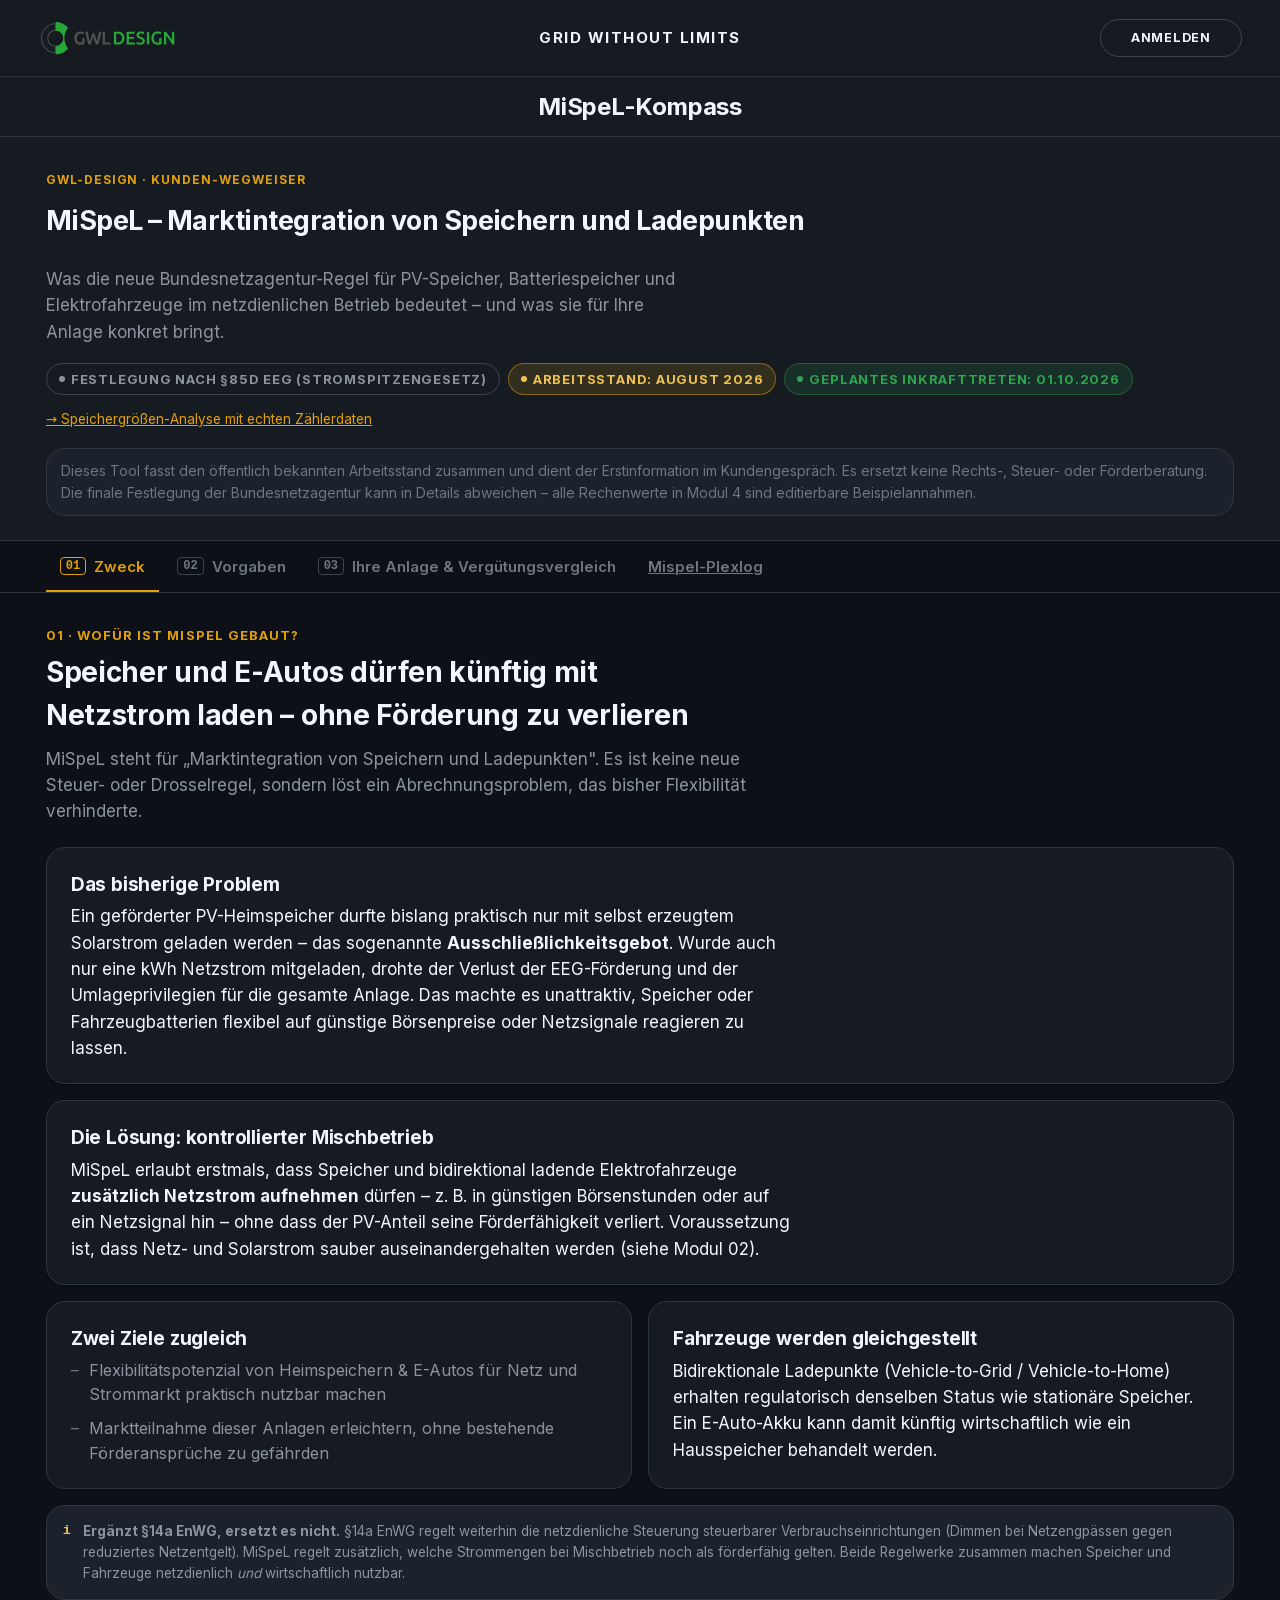
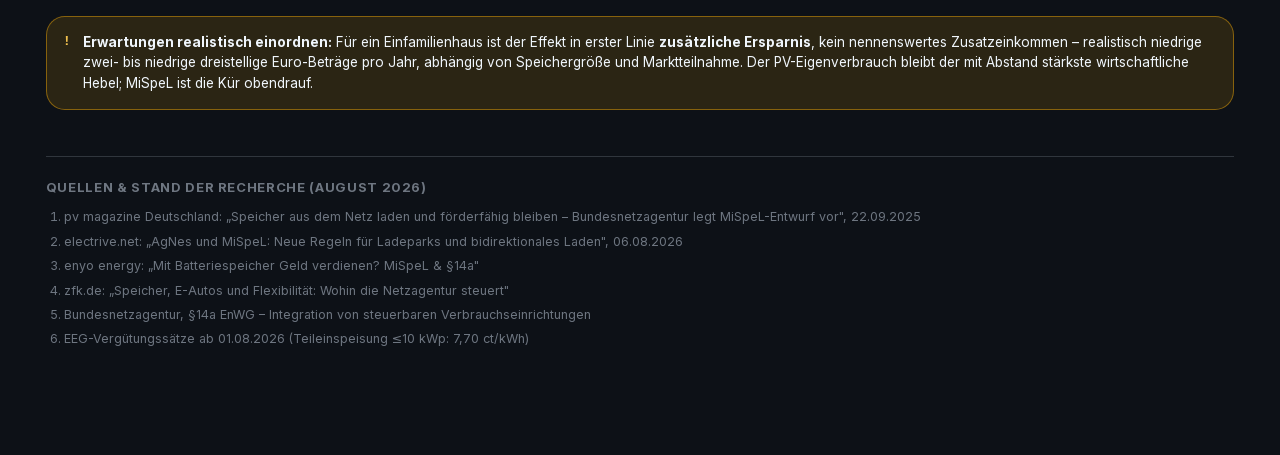
<file: index.html>
<!doctype html>
<meta charset="utf-8">
<title>MiSpeL-Kompass</title>
<meta http-equiv="refresh" content="0; url=mispel-kompass.html">
<link rel="canonical" href="mispel-kompass.html">
<p>Weiterleitung zu <a href="mispel-kompass.html">mispel-kompass.html</a> …</p>
</file>
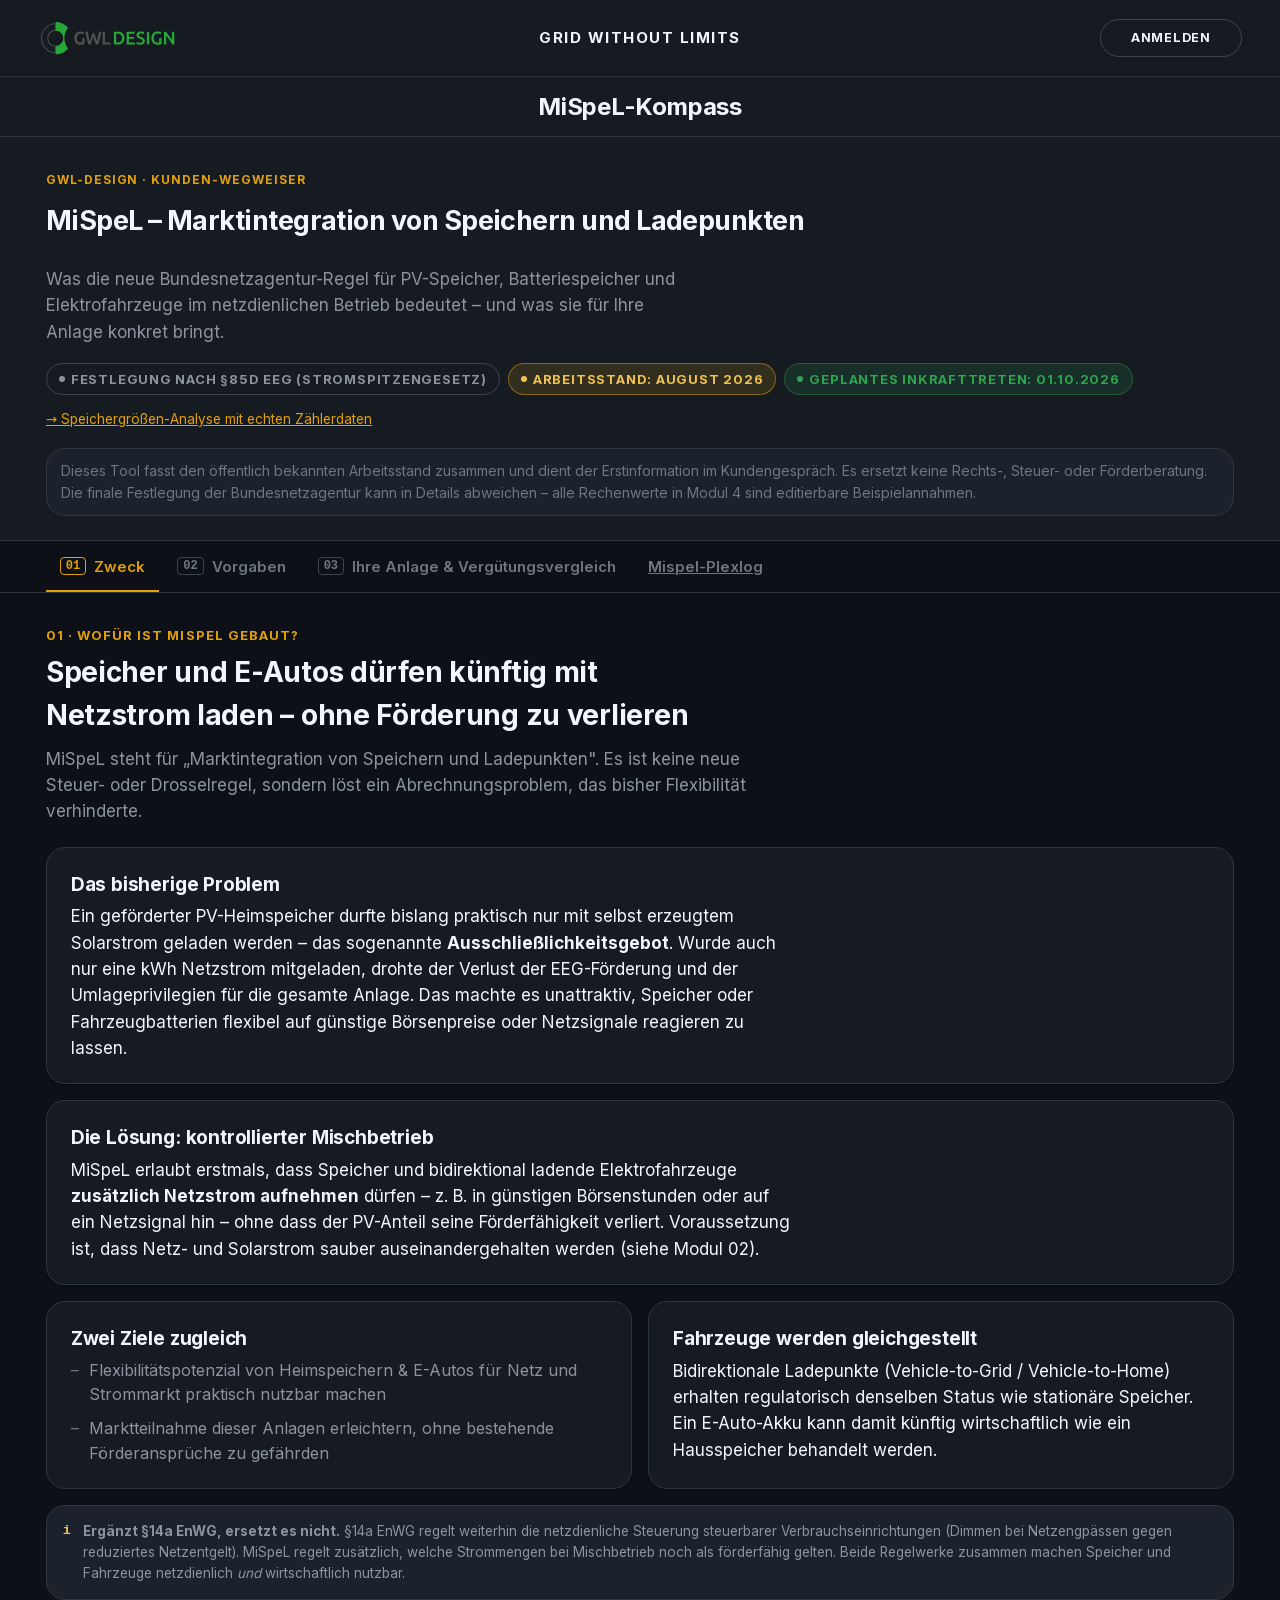
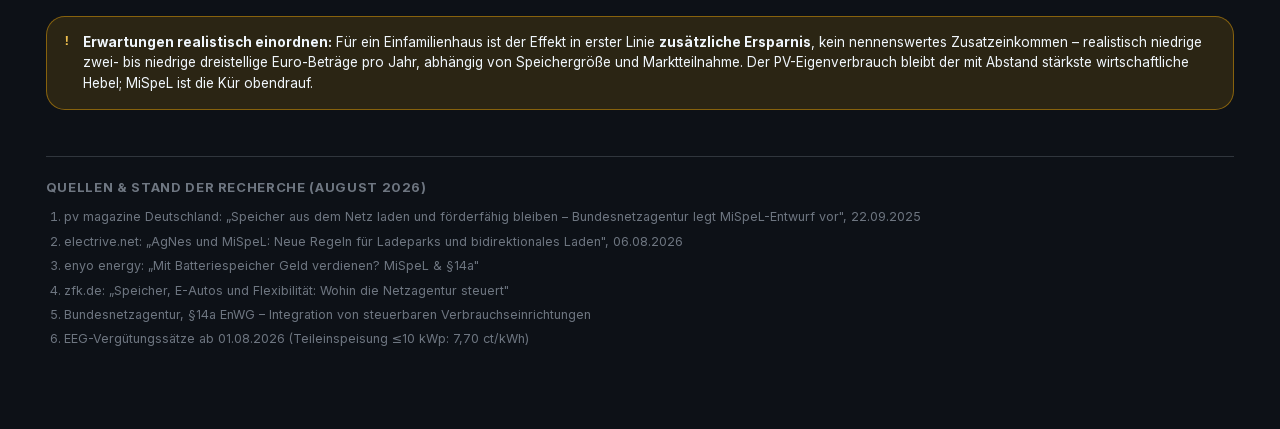
<file: mispel-kompass.html>
<!doctype html>
<html lang="de">
<head>
<meta charset="UTF-8" />
<meta name="viewport" content="width=device-width, initial-scale=1.0" />
<title>MiSpeL-Kompass</title>
<link rel="stylesheet" href="css/tokens.css" />
<link rel="stylesheet" href="css/styles.css" />
</head>
<body>

<!-- Kopfzeile: fix & projektübergreifend identisch, siehe Frontend-Vorgaben.md -->
<header class="site-header">
  <div class="header-logo"><img src="assets/gwl-logo.svg" alt="GWL-Design Logo"></div>
  <div class="header-claim">Grid Without Limits</div>
  <div class="header-login"><a href="#" class="btn-pill">Anmelden</a></div>
</header>
<div class="page-title-bar"><h1>MiSpeL-Kompass</h1></div>

<header class="masthead">
  <div class="masthead-inner">
    <div class="eyebrow">GWL-Design · Kunden-Wegweiser</div>
    <p class="lead">MiSpeL – Marktintegration von Speichern und Ladepunkten</p>
    <p class="dek">Was die neue Bundesnetzagentur-Regel für PV-Speicher, Batteriespeicher und Elektrofahrzeuge im netzdienlichen Betrieb bedeutet – und was sie für Ihre Anlage konkret bringt.</p>
    <div class="meta-row">
      <span class="chip"><span class="dot"></span>Festlegung nach §85d EEG (Stromspitzengesetz)</span>
      <span class="chip status-warn"><span class="dot"></span>Arbeitsstand: August 2026</span>
      <span class="chip status-good"><span class="dot"></span>Geplantes Inkrafttreten: 01.10.2026</span>
    </div>
    <p style="margin-top:14px; font-size:13.5px;"><a href="speicher-analyse.html">→ Speichergrößen-Analyse mit echten Zählerdaten</a></p>
    <div class="disclaimer">Dieses Tool fasst den öffentlich bekannten Arbeitsstand zusammen und dient der Erstinformation im Kundengespräch. Es ersetzt keine Rechts-, Steuer- oder Förderberatung. Die finale Festlegung der Bundesnetzagentur kann in Details abweichen – alle Rechenwerte in Modul 4 sind editierbare Beispielannahmen.</div>
  </div>
</header>

<nav class="tabnav-wrap">
  <div class="tabnav" role="tablist" aria-label="Werkzeug-Bereiche">
    <button class="tab" role="tab" data-target="p1" aria-selected="true"><span class="num">01</span> Zweck</button>
    <button class="tab" role="tab" data-target="p2" aria-selected="false"><span class="num">02</span> Vorgaben</button>
    <button class="tab" role="tab" data-target="p4" aria-selected="false"><span class="num">03</span> Ihre Anlage &amp; Vergütungsvergleich</button>
    <a class="tab tab-external" href="speicher-analyse.html">Mispel-Plexlog</a>
  </div>
</nav>

<main class="shell">

  <!-- ============ PANEL 1: ZWECK ============ -->
  <section class="panel" id="p1">
    <div class="section-head">
      <div class="kicker">01 · Wofür ist MiSpeL gebaut?</div>
      <h2>Speicher und E-Autos dürfen künftig mit Netzstrom laden – ohne Förderung zu verlieren</h2>
      <p class="lede">MiSpeL steht für „Marktintegration von Speichern und Ladepunkten". Es ist keine neue Steuer- oder Drosselregel, sondern löst ein Abrechnungsproblem, das bisher Flexibilität verhinderte.</p>
    </div>

    <div class="stack">
      <div class="card">
        <h3 class="card-title">Das bisherige Problem</h3>
        <p>Ein geförderter PV-Heimspeicher durfte bislang praktisch nur mit selbst erzeugtem Solarstrom geladen werden – das sogenannte <strong>Ausschließlichkeitsgebot</strong>. Wurde auch nur eine kWh Netzstrom mitgeladen, drohte der Verlust der EEG-Förderung und der Umlageprivilegien für die gesamte Anlage. Das machte es unattraktiv, Speicher oder Fahrzeugbatterien flexibel auf günstige Börsenpreise oder Netzsignale reagieren zu lassen.</p>
      </div>

      <div class="card">
        <h3 class="card-title">Die Lösung: kontrollierter Mischbetrieb</h3>
        <p>MiSpeL erlaubt erstmals, dass Speicher und bidirektional ladende Elektrofahrzeuge <strong>zusätzlich Netzstrom aufnehmen</strong> dürfen – z. B. in günstigen Börsenstunden oder auf ein Netzsignal hin – ohne dass der PV-Anteil seine Förderfähigkeit verliert. Voraussetzung ist, dass Netz- und Solarstrom sauber auseinandergehalten werden (siehe Modul 02).</p>
      </div>

      <div class="grid-2">
        <div class="card">
          <h3 class="card-title">Zwei Ziele zugleich</h3>
          <ul class="clean">
            <li>Flexibilitätspotenzial von Heimspeichern &amp; E-Autos für Netz und Strommarkt praktisch nutzbar machen</li>
            <li>Marktteilnahme dieser Anlagen erleichtern, ohne bestehende Förderansprüche zu gefährden</li>
          </ul>
        </div>
        <div class="card">
          <h3 class="card-title">Fahrzeuge werden gleichgestellt</h3>
          <p>Bidirektionale Ladepunkte (Vehicle-to-Grid / Vehicle-to-Home) erhalten regulatorisch denselben Status wie stationäre Speicher. Ein E-Auto-Akku kann damit künftig wirtschaftlich wie ein Hausspeicher behandelt werden.</p>
        </div>
      </div>

      <div class="callout">
        <span class="ico">i</span>
        <div>
          <strong>Ergänzt §14a EnWG, ersetzt es nicht.</strong> §14a EnWG regelt weiterhin die netzdienliche Steuerung steuerbarer Verbrauchseinrichtungen (Dimmen bei Netzengpässen gegen reduziertes Netzentgelt). MiSpeL regelt zusätzlich, welche Strommengen bei Mischbetrieb noch als förderfähig gelten. Beide Regelwerke zusammen machen Speicher und Fahrzeuge netzdienlich <em>und</em> wirtschaftlich nutzbar.
        </div>
      </div>

      <div class="callout warn">
        <span class="ico">!</span>
        <div>
          <strong>Erwartungen realistisch einordnen:</strong> Für ein Einfamilienhaus ist der Effekt in erster Linie <strong>zusätzliche Ersparnis</strong>, kein nennenswertes Zusatzeinkommen – realistisch niedrige zwei- bis niedrige dreistellige Euro-Beträge pro Jahr, abhängig von Speichergröße und Marktteilnahme. Der PV-Eigenverbrauch bleibt der mit Abstand stärkste wirtschaftliche Hebel; MiSpeL ist die Kür obendrauf.
        </div>
      </div>
    </div>
  </section>

  <!-- ============ PANEL 2: VORGABEN & IHRE ANLAGE ============ -->
  <section class="panel" id="p2" hidden>
    <div class="section-head">
      <div class="kicker">02 · Welche Vorgaben gelten?</div>
      <h2>Drei Optionen zur Stromtrennung – je nach Aufwand und Flexibilität</h2>
      <p class="lede">Wer Speicher oder Fahrzeug im Mischbetrieb nutzen will, muss PV- und Netzstrom nachvollziehbar trennen können. Der Betreiber wählt eine von drei Optionen.</p>
    </div>

    <div class="grid-3">
      <div class="card opt-card">
        <div class="opt-head">
          <h3>Ausschließlichkeit</h3>
          <span class="badge easy">Status quo</span>
        </div>
        <p class="card-sub">Wie bisher – keine Änderung nötig</p>
        <ul class="clean">
          <li>Speicher lädt ausschließlich mit PV-Strom</li>
          <li>Keine Netzstrom-Ladung erlaubt</li>
          <li>100 % der gespeicherten Menge bleibt förderfähig</li>
          <li>Kein zusätzlicher Messaufwand</li>
          <li>Keine Markt- oder Arbitrage-Teilnahme möglich</li>
        </ul>
      </div>

      <div class="card opt-card">
        <div class="opt-head">
          <h3>Abgrenzungsoption</h3>
          <span class="badge flex">Maximale Flexibilität</span>
        </div>
        <p class="card-sub">Für Anlagen jeder Größe</p>
        <ul class="clean">
          <li>Exakte, messwertbasierte Trennung von PV- („grünem") und Netzstrom („grauem")</li>
          <li>Viertelstündliche Werte, monatliche Verrechnung</li>
          <li>PV-Anteil bleibt exakt abgegrenzt förderfähig</li>
          <li>Netzanteil frei für Arbitrage, §14a-Modul-3-Signale, Flexibilitätsmärkte</li>
          <li>Höherer Mess- und Abrechnungsaufwand (i. d. R. zusätzliches Zählerkonzept / Energiemanagementsystem)</li>
        </ul>
      </div>

      <div class="card opt-card">
        <div class="opt-head">
          <h3>Pauschaloption</h3>
          <span class="badge mid">Vereinfacht, bis 30 kWp</span>
        </div>
        <p class="card-sub">Nur für PV-Anlagen bis 30 kWp</p>
        <ul class="clean">
          <li>Vereinfachtes Verfahren ohne Feinmessung</li>
          <li>Förderfähiger Anteil wird pauschal über Zeiten mit positiven Day-Ahead-Börsenpreisen ermittelt</li>
          <li>Förderdeckel: <strong>500 kWh je installiertem kWp und Jahr</strong></li>
          <li>Weniger Messaufwand als Abgrenzungsoption, dafür weniger exakt planbar</li>
          <li>Unterliegt noch der beihilferechtlichen EU-Genehmigung (Stand Arbeitsstand)</li>
        </ul>
      </div>
    </div>

    <hr class="rule" />

    <div class="grid-2">
      <div class="card">
        <h3 class="card-title">Weitere Rahmenbedingungen</h3>
        <ul class="clean">
          <li>Gilt für private und größere Batteriespeicher sowie bidirektionale Ladepunkte (V2G/V2H), öffentlich und nicht-öffentlich</li>
          <li>Ins Netz zurückgespeister Strom aus Speicher/Fahrzeug wird von den verbrauchsabhängigen Arbeitspreisen der Netzentgelte befreit; die Anschlussleistung bleibt kostenpflichtig</li>
          <li>AgNes (Allgemeine Netzentgeltsystematik Strom) legt ergänzend fest, welche Netzentgelte auf diese Strommengen anfallen – tritt separat erst 2029 in Kraft</li>
          <li>Für automatisiertes, vorausschauendes Laden/Entladen wird in der Praxis ein Energiemanagementsystem (HEMS) empfohlen – viertelstündlich wechselnde Preis- und Netzsignale lassen sich manuell kaum optimal nutzen</li>
        </ul>
      </div>
      <div class="card">
        <h3 class="card-title">Fristen</h3>
        <div class="context-strip" style="margin-top:0">
          <div class="context-item"><span class="k">Konsultation Entwurf</span><span class="v" style="font-size:14px">Okt. 2025</span></div>
          <div class="context-item"><span class="k">Geplantes Inkrafttreten</span><span class="v" style="font-size:14px">01.10.2026</span></div>
          <div class="context-item"><span class="k">Übergangsfrist Bestand</span><span class="v" style="font-size:14px">bis 30.09.2027*</span></div>
        </div>
        <p style="margin-top:14px; font-size:12.5px; color:var(--text-muted)">*nur im Einvernehmen mit dem zuständigen Netzbetreiber.</p>
        <p style="font-size:12.5px; color:var(--text-muted)">Ergänzend gilt weiterhin §14a EnWG für die netzdienliche Steuerung steuerbarer Verbrauchseinrichtungen &gt; 4,2 kW im Niederspannungsnetz.</p>
      </div>
    </div>
  </section>

  <!-- ============ PANEL 4: IHRE ANLAGE & VERGÜTUNGSVERGLEICH ============ -->
  <section class="panel" id="p4" hidden>
    <div class="section-head">
      <div class="kicker">03 · Ihre Anlage</div>
      <h2>Eckdaten von PV-Anlage, Speicher und E-Auto</h2>
      <p class="lede">Wenige Angaben sind Pflicht – der Vergütungsvergleich aktualisiert sich live mit jeder Änderung. Ladeleistung und gewünschte Netzstrom-Menge sind jeweils unter „Erweiterte Einstellungen" direkt bei PV/Speicher bzw. E-Auto bereits mit üblichen Werten vorbelegt und bei Bedarf anpassbar.</p>
    </div>

    <div class="card">
      <div class="grid-3">
        <label class="field">
          PV-Anlagenleistung (kWp)
          <input type="number" id="in-pv" min="0" step="0.1" value="10" />
          <input type="range" id="in-pv-slider" min="0" max="50" step="0.5" value="10" aria-label="PV-Anlagenleistung (kWp), Regler" />
          <span class="hint">Installierte Modulleistung Ihrer PV-Anlage</span>
        </label>
        <label class="field">
          Speicherkapazität (kWh)
          <input type="number" id="in-speicher" min="0" step="0.5" value="10" />
          <input type="range" id="in-speicher-slider" min="0" max="60" step="1" value="10" aria-label="Speicherkapazität (kWh), Regler" />
          <span class="hint">Nutzbare Kapazität des Batteriespeichers</span>
        </label>
        <label class="field">
          Jahresstromverbrauch (kWh)
          <input type="number" id="in-jahresverbrauch" min="0" step="100" value="4000" />
          <input type="range" id="in-jahresverbrauch-slider" min="0" max="20000" step="100" value="4000" aria-label="Jahresstromverbrauch (kWh), Regler" />
          <span class="hint">Gesamter Haushaltsverbrauch pro Jahr laut letzter Abrechnung</span>
        </label>
      </div>

      <div class="context-strip">
        <div class="context-item"><span class="k">Technisch max. Speicher (Netz)</span><span class="v mono" id="ctx-speicher-max">–</span></div>
        <div class="context-item"><span class="k">Pauschal-Förderdeckel</span><span class="v mono" id="ctx-deckel">–</span></div>
        <div class="context-item"><span class="k">Pauschaloption</span><span class="v" id="ctx-zulaessig">–</span></div>
      </div>
      <p class="field-warn" id="warn-speicher" hidden></p>
      <p class="field-warn" id="warn-verbrauch" hidden></p>

      <details class="assumptions" id="pv-advanced" style="margin-top:16px">
        <summary>Erweiterte Einstellungen</summary>
        <div class="assumptions-body">
          <label class="field">
            Ladeleistung Speicher (kW)
            <input type="number" id="in-speicher-leistung" min="0" step="0.5" value="3" />
            <input type="range" id="in-speicher-leistung-slider" min="0" max="20" step="0.5" value="3" aria-label="Ladeleistung Speicher (kW), Regler" />
            <span class="hint">Maximale Ladeleistung des Speicher-Wechselrichters aus dem Netz. Üblich bei Heimspeichern: 3 kW.</span>
          </label>
          <label class="field">
            Gewünschte Netzstrom-Ladung Speicher (kWh/Jahr)
            <input type="number" id="in-netz-speicher" min="0" step="50" value="800" />
            <input type="range" id="in-netz-speicher-slider" min="0" max="5000" step="50" value="800" aria-label="Gewünschte Netzstrom-Ladung Speicher (kWh/Jahr), Regler" />
            <span class="hint">Wie viel soll der Speicher künftig zusätzlich mit günstigem Netzstrom laden?</span>
          </label>
        </div>
      </details>
    </div>

    <div class="card" style="margin-top:16px">
      <div style="display:flex; align-items:flex-start; justify-content:space-between; gap:12px; flex-wrap:wrap; margin-bottom:6px;">
        <h3 class="card-title" style="margin-bottom:0">Bidirektionales E-Auto vorhanden?</h3>
        <div class="yesno" role="group" aria-label="Bidirektionales E-Auto vorhanden?">
          <button type="button" id="ev-ja" aria-pressed="false">Ja</button>
          <button type="button" id="ev-nein" aria-pressed="true">Nein</button>
        </div>
      </div>
      <p class="card-sub">MiSpeL stellt bidirektional ladende E-Autos (V2G/V2H) regulatorisch dem Heimspeicher gleich.</p>

      <div id="ev-fields" hidden>
        <label class="field">
          Akkugrösse Elektroauto (kWh)
          <input type="number" id="in-ev-akku" min="0" step="5" value="60" />
          <input type="range" id="in-ev-akku-slider" min="0" max="120" step="5" value="60" aria-label="Akkugrösse Elektroauto (kWh), Regler" />
          <span class="hint">Nutzbare Batteriekapazität des Fahrzeugs</span>
        </label>

        <div class="context-strip">
          <div class="context-item"><span class="k">Technisch max. E-Auto (Netz)</span><span class="v mono" id="ctx-ev-max">–</span></div>
        </div>
        <p class="field-warn" id="warn-ev" hidden></p>

        <details class="assumptions" id="ev-advanced" style="margin-top:16px">
          <summary>Erweiterte Einstellungen</summary>
          <div class="assumptions-body">
            <label class="field">
              Ladeleistung Wallbox (kW)
              <input type="number" id="in-ev-leistung" min="0" step="0.1" value="11" />
              <input type="range" id="in-ev-leistung-slider" min="0" max="22" step="0.5" value="11" aria-label="Ladeleistung Wallbox (kW), Regler" />
              <span class="hint">Maximale Ladeleistung der Wallbox aus dem Netz. Üblich: 11 kW.</span>
            </label>
            <label class="field">
              Gewünschte Netzstrom-Ladung E-Auto (kWh/Jahr)
              <input type="number" id="in-netz-ev" min="0" step="50" value="1500" />
              <input type="range" id="in-netz-ev-slider" min="0" max="8000" step="50" value="1500" aria-label="Gewünschte Netzstrom-Ladung E-Auto (kWh/Jahr), Regler" />
              <span class="hint">Wie viel soll das Fahrzeug künftig zusätzlich mit günstigem Netzstrom laden?</span>
            </label>
          </div>
        </details>
      </div>
    </div>

    <hr class="rule" />

    <div class="section-head" style="margin-bottom:16px">
      <div class="kicker">Vergütungsvergleich</div>
      <h2 style="font-size:21px">Wie viel Ersparnis bringt welche Option pro Jahr?</h2>
      <p class="lede">Alle Euro-Beträge unten sind eine geschätzte jährliche <strong>Ersparnis auf der Stromrechnung</strong> – kein ausgezahlter Betrag. PV-Anteil bewertet zum Eigenverbrauchspreis (vermiedener Netzbezug), freier Netzanteil zum Arbitrage-Spread (Preisvorteil durch günstiges Laden). <strong>Annahme:</strong> Ihr oben angegebener Jahresstromverbrauch reicht aus, um die aus Speicher bzw. E-Auto entnommene Energie auch tatsächlich selbst zu nutzen – das Tool warnt, falls das rechnerisch nicht möglich ist.</p>
    </div>

    <details class="assumptions" id="assumptions">
      <summary>Annahmen anpassen</summary>
      <div class="assumptions-body">
        <label class="field">
          Ersparnis je kWh Eigenverbrauch/Förderung (ct/kWh)
          <input type="number" id="in-strompreis" min="0" step="0.5" value="32" />
          <span class="hint">Meist der Haushaltsstrompreis, den Eigenverbrauch verdrängt. Zum Vergleich: aktuelle EEG-Einspeisevergütung Teileinspeisung ≤10 kWp (Stand 01.08.2026): 7,70 ct/kWh.</span>
        </label>
        <label class="field">
          Arbitrage-Spanne für Netzanteil (ct/kWh)
          <input type="number" id="in-arbitrage" min="0" step="0.5" value="10" />
          <span class="hint">Pauschale, konservative Annahme aus realen Day-Ahead-Preisen (energy-charts.info, DE-LU, 10/2025–08/2026): Ø Spread günstigste/teuerste 4 Std./Tag brutto 11,7 ct/kWh, hier bereits mit Wirkungsgradverlust abgerundet. Für eine anlagenscharfe Berechnung unten „Mit echten Marktpreisen berechnen" nutzen.</span>
        </label>
        <label class="field">
          Zusatzkosten Abgrenzungsoption (€/Jahr)
          <input type="number" id="in-messkosten" min="0" step="5" value="0" />
          <span class="hint">Optional: Mehrkosten für Zählerkonzept/Energiemanagement, falls bekannt</span>
        </label>
        <label class="field">
          Vollzyklen Speicher pro Jahr (Rechen-Annahme)
          <input type="number" id="in-zyklen" min="0" step="10" value="250" />
          <span class="hint">Nur Schätzung für den bereits heute förderfähigen PV-Anteil, keine Kundenfrage. Üblich: 200–300 Vollzyklen/Jahr bei einem Heimspeicher.</span>
        </label>
        <label class="field">
          Verfügbare günstige Ladestunden pro Jahr
          <input type="number" id="in-ladestunden" min="0" step="50" value="1460" />
          <span class="hint">Zeitfenster mit günstigem Börsenpreis bzw. Netzsignal, in dem Speicher/E-Auto realistisch Netzstrom aufnehmen können (Annahme: ca. 4 Std./Tag).</span>
        </label>
      </div>
    </details>

    <div class="echtdaten-row">
      <button type="button" class="table-toggle-btn" id="btn-echtdaten">Mit echten Marktpreisen berechnen</button>
      <p class="echtdaten-status" id="echtdaten-status">Aktuell: pauschale Annahme oben. Berechnet die Arbitrage-Spanne anlagenscharf aus realen Day-Ahead-Viertelstundenpreisen (energy-charts.info) für Ihre eingegebene Speichergröße &amp; Ladeleistung.</p>
    </div>

    <div class="grid-3" style="margin-top:20px">
      <div class="card result-card" id="rc-a">
        <div class="opt-head">
          <h3 class="card-title">Ausschließlichkeit</h3>
          <span class="badge easy">kein Mehraufwand</span>
        </div>
        <p class="card-sub">Geschätzte jährliche Ersparnis, keine Auszahlung</p>
        <div class="result-value" id="rv-a">–<span class="cur">€/Jahr</span></div>
        <div class="result-note" id="rn-a"></div>
      </div>
      <div class="card result-card" id="rc-b">
        <div class="opt-head">
          <h3 class="card-title">Abgrenzungsoption</h3>
          <span class="badge flex">max. Flexibilität</span>
        </div>
        <p class="card-sub">Geschätzte jährliche Ersparnis, keine Auszahlung</p>
        <div class="result-value" id="rv-b">–<span class="cur">€/Jahr</span></div>
        <div class="result-note" id="rn-b"></div>
      </div>
      <div class="card result-card" id="rc-c">
        <div class="opt-head">
          <h3 class="card-title">Pauschaloption</h3>
          <span class="badge mid">bis 30 kWp</span>
        </div>
        <p class="card-sub">Geschätzte jährliche Ersparnis, keine Auszahlung</p>
        <div class="result-value" id="rv-c">–<span class="cur">€/Jahr</span></div>
        <div class="result-note" id="rn-c"></div>
      </div>
    </div>

    <div class="card chart-card" style="margin-top:20px">
      <div style="display:flex; align-items:flex-start; justify-content:space-between; gap:12px; flex-wrap:wrap;">
        <div>
          <h3 class="card-title">Zusammensetzung des Jahresdurchsatzes</h3>
          <p class="card-sub" style="margin-bottom:0">Geförderter/PV-Anteil vs. frei am Markt nutzbarer Netzanteil, je Option – Zahl am Balkenende ist die geschätzte Ersparnis</p>
        </div>
        <button class="table-toggle-btn" id="toggle-table" aria-expanded="false">Als Tabelle anzeigen</button>
      </div>

      <div class="chart-legend" style="margin-top:18px">
        <span class="legend-item"><span class="legend-swatch" style="background:var(--chart-pv)"></span>Geförderter PV-Anteil</span>
        <span class="legend-item"><span class="legend-swatch" style="background:var(--chart-market)"></span>Freier Marktanteil (Netzstrom)</span>
        <span class="legend-item"><span class="legend-swatch" style="background:var(--chart-unused)"></span>Ungenutztes Potenzial</span>
      </div>

      <div class="bar-rows" id="bar-rows" style="margin-top:20px"></div>

      <div id="table-wrap" style="display:none; overflow-x:auto;">
        <table class="data-table">
          <thead>
            <tr><th>Option</th><th>PV-Anteil (kWh)</th><th>Netzanteil (kWh)</th><th>Ungenutzt (kWh)</th><th>Ersparnis (€/Jahr)</th></tr>
          </thead>
          <tbody id="table-body"></tbody>
        </table>
      </div>
    </div>

    <div class="callout warn" style="margin-top:20px">
      <span class="ico">!</span>
      <div>
        <strong>Vereinfachte Modellrechnung.</strong> Alle Euro-Beträge sind eine geschätzte Ersparnis durch vermiedenen Netzstrombezug bzw. Preisvorteil beim Laden – kein separat ausgezahlter Betrag (anders als z. B. die EEG-Einspeisevergütung, die hier nicht mitgerechnet ist). Die tatsächliche Berechnungsformel der Pauschaloption (positive Day-Ahead-Stunden) sowie regionale Netzentgelt- und Strompreise weichen im Einzelfall ab. Diese Ansicht dient der ersten Einordnung im Kundengespräch, nicht als verbindliches Angebot.
      </div>
    </div>
  </section>

  <div class="sources">
    <h4>Quellen &amp; Stand der Recherche (August 2026)</h4>
    <ol>
      <li>pv magazine Deutschland: „Speicher aus dem Netz laden und förderfähig bleiben – Bundesnetzagentur legt MiSpeL-Entwurf vor", 22.09.2025</li>
      <li>electrive.net: „AgNes und MiSpeL: Neue Regeln für Ladeparks und bidirektionales Laden", 06.08.2026</li>
      <li>enyo energy: „Mit Batteriespeicher Geld verdienen? MiSpeL &amp; §14a"</li>
      <li>zfk.de: „Speicher, E-Autos und Flexibilität: Wohin die Netzagentur steuert"</li>
      <li>Bundesnetzagentur, §14a EnWG – Integration von steuerbaren Verbrauchseinrichtungen</li>
      <li>EEG-Vergütungssätze ab 01.08.2026 (Teileinspeisung ≤10 kWp: 7,70 ct/kWh)</li>
    </ol>
  </div>

</main>

<script src="js/preisdaten-de-lu.js"></script>
<script src="js/kompass.js"></script>
<script>
  // Entwicklungs-Overlay (5mm-Raster + Symmetrieachse) nur für internes Review,
  // siehe Frontend-Vorgaben.md "Entwicklungs-Overlay". Vor Live-Gang entfernen.
  if (new URLSearchParams(location.search).has('grid')) document.body.classList.add('dev-grid');
</script>

</body>
</html>
</file>
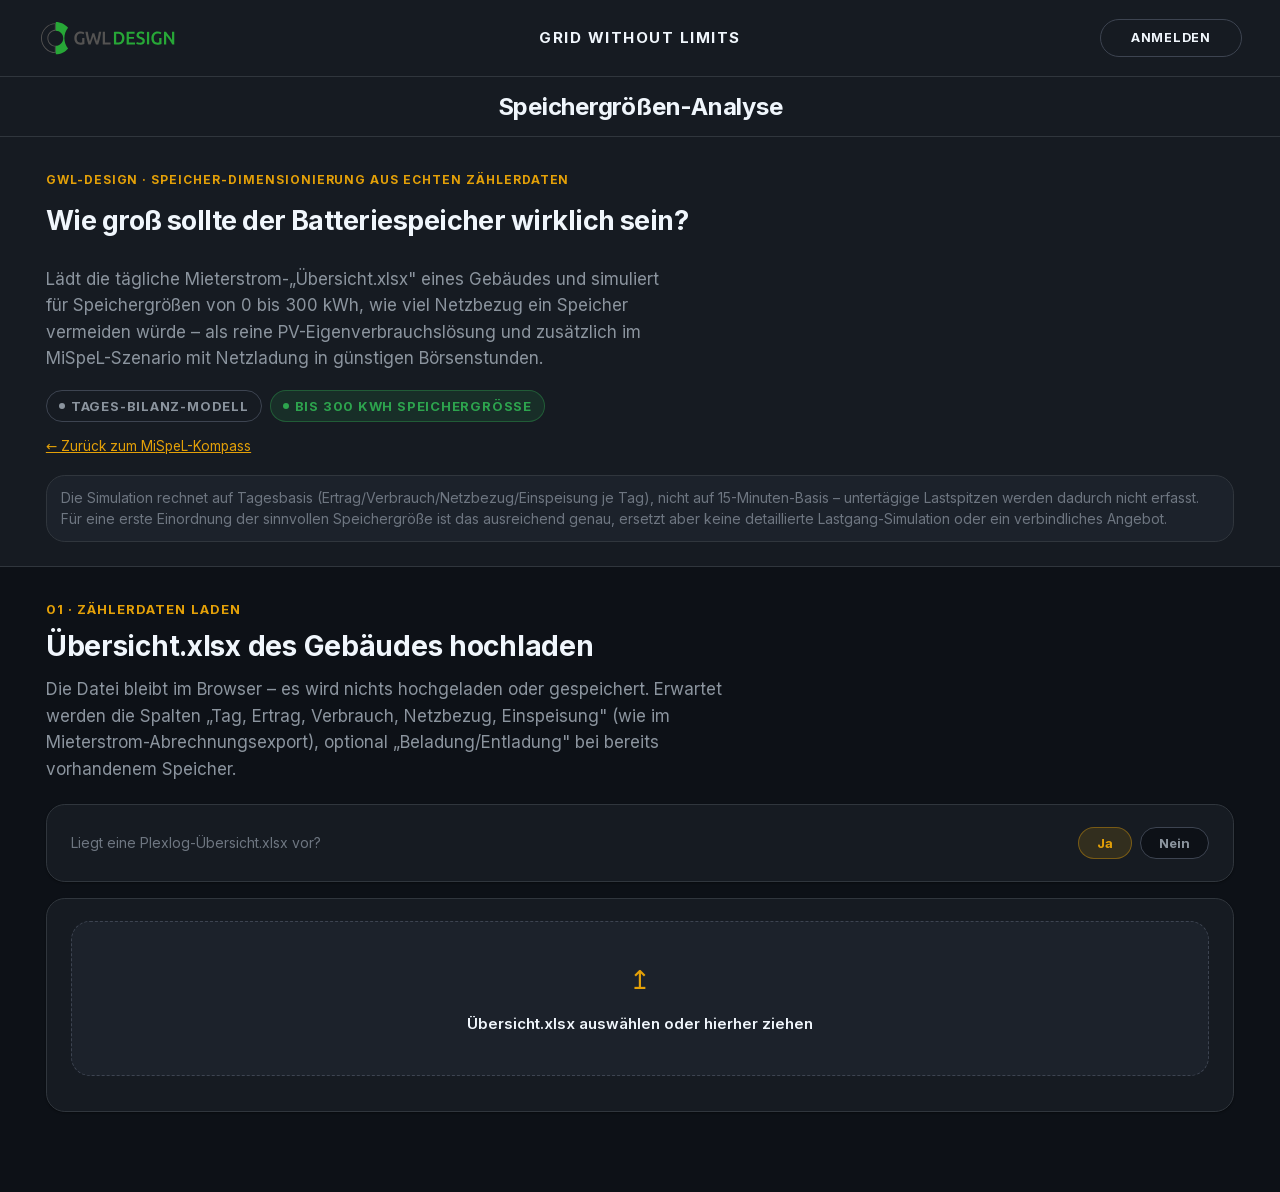
<file: speicher-analyse.html>
<!--
  Geltende globale Vorgaben (siehe /Users/marcschaer/Qsync/99.Software/CLAUDE.md):
  - globale vorgaben/Claude-GWL-Brand.md
  - globale vorgaben/Frontend/Frontend-Vorgaben.md
  - globale vorgaben/PV-Kalkulation/PV-Kalkulation-Vorgaben.md
  Projektspezifisch: design/GWL-Design-Guidelines.md, design/Projektvorgaben.md
-->
<!doctype html>
<html lang="de">
<head>
<meta charset="UTF-8" />
<meta name="viewport" content="width=device-width, initial-scale=1.0" />
<title>Speichergrößen-Analyse — MiSpeL</title>
<link rel="stylesheet" href="css/tokens.css" />
<link rel="stylesheet" href="css/styles.css" />
</head>
<body>

<!-- Kopfzeile: fix & projektübergreifend identisch, siehe Frontend-Vorgaben.md -->
<header class="site-header">
  <div class="header-logo"><img src="assets/gwl-logo.svg" alt="GWL-Design Logo"></div>
  <div class="header-claim">Grid Without Limits</div>
  <div class="header-login"><a href="#" class="btn-pill">Anmelden</a></div>
</header>
<div class="page-title-bar"><h1>Speichergrößen-Analyse</h1></div>

<header class="masthead">
  <div class="masthead-inner">
    <div class="eyebrow">GWL-Design · Speicher-Dimensionierung aus echten Zählerdaten</div>
    <p class="lead">Wie groß sollte der Batteriespeicher wirklich sein?</p>
    <p class="dek">Lädt die tägliche Mieterstrom-„Übersicht.xlsx" eines Gebäudes und simuliert für Speichergrößen von 0 bis 300&nbsp;kWh, wie viel Netzbezug ein Speicher vermeiden würde – als reine PV-Eigenverbrauchslösung und zusätzlich im MiSpeL-Szenario mit Netzladung in günstigen Börsenstunden.</p>
    <div class="meta-row">
      <span class="chip"><span class="dot"></span>Tages-Bilanz-Modell</span>
      <span class="chip status-good"><span class="dot"></span>Bis 300 kWh Speichergröße</span>
    </div>
    <p style="margin-top:14px; font-size:13.5px;"><a href="mispel-kompass.html">← Zurück zum MiSpeL-Kompass</a></p>
    <div class="disclaimer">Die Simulation rechnet auf Tagesbasis (Ertrag/Verbrauch/Netzbezug/Einspeisung je Tag), nicht auf 15-Minuten-Basis – untertägige Lastspitzen werden dadurch nicht erfasst. Für eine erste Einordnung der sinnvollen Speichergröße ist das ausreichend genau, ersetzt aber keine detaillierte Lastgang-Simulation oder ein verbindliches Angebot.</div>
  </div>
</header>

<main class="shell">

  <!-- ============ UPLOAD ============ -->
  <section class="panel" id="p-upload">
    <div class="section-head">
      <div class="kicker">01 · Zählerdaten laden</div>
      <h2>Übersicht.xlsx des Gebäudes hochladen</h2>
      <p class="lede">Die Datei bleibt im Browser – es wird nichts hochgeladen oder gespeichert. Erwartet werden die Spalten „Tag, Ertrag, Verbrauch, Netzbezug, Einspeisung" (wie im Mieterstrom-Abrechnungsexport), optional „Beladung/Entladung" bei bereits vorhandenem Speicher.</p>
    </div>

    <div class="card">
      <div style="display:flex; align-items:center; justify-content:space-between; gap:12px; flex-wrap:wrap;">
        <div class="card-sub" style="margin-bottom:0">Liegt eine Plexlog-Übersicht.xlsx vor?</div>
        <div class="yesno" role="group" aria-label="Liegt eine Plexlog-Übersicht.xlsx vor?">
          <button type="button" id="quelle-ja" aria-pressed="true">Ja</button>
          <button type="button" id="quelle-nein" aria-pressed="false">Nein</button>
        </div>
      </div>
    </div>

    <div class="card" id="upload-card" style="margin-top:16px">
      <label class="upload-drop" id="upload-drop" for="file-input">
        <span class="upload-drop-icon">↥</span>
        <span class="upload-drop-text">Übersicht.xlsx auswählen oder hierher ziehen</span>
        <input type="file" id="file-input" accept=".xlsx" hidden />
      </label>
      <p class="upload-status" id="upload-status"></p>
      <p class="field-warn" id="upload-error" hidden></p>
    </div>

    <div class="card" id="manual-card" style="margin-top:16px" hidden>
      <h3 class="card-title">Tageswerte von Hand eingeben</h3>
      <p class="card-sub">Für jeden erfassten Tag: Datum, PV-Ertrag und Gesamtverbrauch in kWh (z. B. aus Wechselrichter-App oder Stromrechnung abgelesen). Je mehr Tage über möglichst viele verschiedene Monate verteilt eingetragen werden, desto zuverlässiger die Empfehlung.</p>
      <div style="overflow-x:auto;">
        <table class="data-table" id="manual-table">
          <thead>
            <tr><th style="text-align:left">Datum</th><th>Ertrag (kWh)</th><th>Verbrauch (kWh)</th><th></th></tr>
          </thead>
          <tbody id="manual-table-body"></tbody>
        </table>
      </div>
      <div style="display:flex; gap:10px; margin-top:14px; flex-wrap:wrap;">
        <button type="button" class="table-toggle-btn" id="manual-add-row">+ Tag hinzufügen</button>
        <button type="button" class="table-toggle-btn" id="manual-submit" style="background:var(--gold-soft); border-color:var(--gold-soft-border);">Werte übernehmen</button>
      </div>
      <p class="field-warn" id="manual-error" hidden></p>
    </div>
  </section>

  <!-- ============ ERGEBNISSE (bis Datei geladen: hidden) ============ -->
  <div id="results" hidden>

    <div class="no-print" style="display:flex; justify-content:flex-end; margin-top:24px;">
      <button type="button" class="table-toggle-btn" id="btn-print">Als PDF speichern / Drucken</button>
    </div>

    <hr class="rule" />

    <section class="panel" style="padding-top:0">
      <div class="section-head">
        <div class="kicker">02 · Erkannte Anlage</div>
        <h2 id="anlage-titel">–</h2>
        <p class="lede" id="anlage-sub"></p>
      </div>

      <div class="card">
        <div class="context-strip">
          <div class="context-item"><span class="k">Jahresverbrauch</span><span class="v mono" id="ctx-verbrauch">–</span></div>
          <div class="context-item"><span class="k">Jahresertrag (PV)</span><span class="v mono" id="ctx-ertrag">–</span></div>
          <div class="context-item"><span class="k">Erfasster Zeitraum</span><span class="v mono" id="ctx-zeitraum">–</span></div>
          <div class="context-item"><span class="k">Vorhandener Speicher erkannt</span><span class="v" id="ctx-speicher-erkannt">–</span></div>
        </div>
        <p class="result-note" id="note-hochrechnung" style="margin-top:10px"></p>
        <p class="result-note" id="note-manual-confidence" style="margin-top:10px" hidden></p>
      </div>

      <details class="assumptions" id="assumptions" style="margin-top:16px">
        <summary>Annahmen anpassen</summary>
        <div class="assumptions-body">
          <label class="field">
            Rundwirkungsgrad Speicher (%)
            <input type="number" id="in-eta" min="50" max="100" step="1" value="90" />
            <span class="hint">Verlust durch Laden + Entladen zusammen. Üblich bei Heimspeichern: 90 %.</span>
          </label>
          <label class="field">
            Schwelle „ausreichend groß" (% des Nutzens bei 300 kWh)
            <input type="number" id="in-schwelle" min="50" max="100" step="1" value="95" />
            <span class="hint">Empfohlene Größe = kleinste Kapazität, die schon diesen Anteil des bei 300 kWh maximal möglichen Nutzens erreicht.</span>
          </label>
          <label class="field">
            Ersparnis je kWh Eigenverbrauch (ct/kWh)
            <input type="number" id="in-strompreis" min="0" step="0.5" value="32" />
            <span class="hint">Meist der Strompreis, den Eigenverbrauch verdrängt.</span>
          </label>
          <label class="field">
            Ladeleistung Netzladung MiSpeL (kW)
            <input type="number" id="in-leistung" min="0" step="0.5" value="3" />
            <span class="hint" id="leistung-hint">Maximale Ladeleistung aus dem Netz in günstigen Stunden. Wird nach dem Laden einer Datei automatisch aus der PV-Spitzenleistung vorgeschlagen (Wechselrichter-Schritte 15/20 kW, immer zwei Stück) — frei überschreibbar.</span>
          </label>
          <label class="field">
            Verfügbare günstige Ladestunden pro Jahr
            <input type="number" id="in-ladestunden" min="0" step="50" value="1460" />
            <span class="hint">Zeitfenster mit günstigem Börsenpreis, in dem der Speicher realistisch Netzstrom aufnehmen kann (Annahme: ca. 4 Std./Tag).</span>
          </label>
        </div>
        <p class="result-note" id="preis-min-max-info" style="margin-top:10px"></p>
      </details>

      <div class="card" id="card-tagnacht" style="margin-top:16px">
        <h3 class="card-title">Tag/Nacht-Aufteilung des Verbrauchs</h3>
        <p class="card-sub">Die xlsx-Spalten „Netzbezug"/„Einspeisung" sind rechnerisch aus Tagessummen zurückgerechnet (Eigenverbrauch = Ertrag − Einspeisung) und unterschätzen echte Lastverschiebung zwischen Tag und Nacht. Stattdessen wird hier direkt aus Ertrag, Verbrauch und einem geschätzten Nachtanteil rekonstruiert, wie viel PV-Überschuss tagsüber wirklich anfällt und wie viel Energie nachts (ohne PV) gedeckt werden muss.</p>
        <div style="display:flex; gap:28px; flex-wrap:wrap; margin-top:14px;">
          <div>
            <div class="card-sub" style="margin-bottom:6px">Wärmepumpe vorhanden?</div>
            <div class="yesno" role="group" aria-label="Wärmepumpe vorhanden?">
              <button type="button" id="wp-ja" aria-pressed="false">Ja</button>
              <button type="button" id="wp-nein" aria-pressed="true">Nein</button>
            </div>
          </div>
          <div>
            <div class="card-sub" style="margin-bottom:6px">Klimaanlage vorhanden?</div>
            <div class="yesno" role="group" aria-label="Klimaanlage vorhanden?">
              <button type="button" id="klima-ja" aria-pressed="false">Ja</button>
              <button type="button" id="klima-nein" aria-pressed="true">Nein</button>
            </div>
          </div>
        </div>
        <label class="field" style="margin-top:18px">
          Nachtanteil Grundlast (%)
          <input type="number" id="in-nachtanteil" min="0" max="100" step="1" value="30" />
          <input type="range" id="in-nachtanteil-slider" min="0" max="100" step="1" value="30" aria-label="Nachtanteil Grundlast (%), Regler" />
          <span class="hint">Anteil der Grundlast (Basisverbrauch inkl. Wärmepumpe/Warmwasser), der auf die Stunden ohne PV-Ertrag (angenommen 19–07 Uhr) entfällt. Läuft unabhängig von der Klimaanlage weiter. Vorbelegung aus der Wärmepumpe-Auswahl, frei anpassbar.</span>
        </label>
        <label class="field" id="klima-nachtanteil-wrap" style="margin-top:18px" hidden>
          Nachtanteil Klima-Mehrverbrauch (%)
          <input type="number" id="in-nachtanteil-klima" min="0" max="100" step="1" value="5" />
          <input type="range" id="in-nachtanteil-klima-slider" min="0" max="100" step="1" value="5" aria-label="Nachtanteil Klima-Mehrverbrauch (%), Regler" />
          <span class="hint">Nur der Verbrauch, der über die Grundlast hinausgeht (automatisch aus den Tagen mit besonders hohem Verbrauch geschätzt) — Klimaanlagen laufen fast nur tagsüber, daher niedriger Wert.</span>
        </label>
      </div>
    </section>

    <hr class="rule" />

    <section class="panel" style="padding-top:0">
      <div class="section-head">
        <div class="kicker">03 · Empfohlene Speichergröße</div>
        <h2>Zwei Szenarien im Vergleich</h2>
        <p class="lede">„Klassisch" nutzt den Speicher ausschließlich für PV-Eigenverbrauch. „MiSpeL" nutzt zusätzlich die künftige Netzlademöglichkeit in günstigen Börsenstunden (siehe <a href="mispel-kompass.html">MiSpeL-Kompass</a>) – deshalb lohnt sich dort tendenziell ein größerer Speicher.</p>
      </div>

      <div class="grid-2">
        <div class="card result-card" id="rc-klassisch">
          <div class="opt-head">
            <h3 class="card-title">Klassisch — nur PV-Eigenverbrauch</h3>
            <span class="badge easy">Status quo</span>
          </div>
          <p class="card-sub">Empfohlene Speichergröße</p>
          <div class="result-value" id="rv-klassisch">–<span class="cur">kWh</span></div>
          <div class="result-note" id="rn-klassisch"></div>
        </div>
        <div class="card result-card" id="rc-mispel">
          <div class="opt-head">
            <h3 class="card-title">MiSpeL — inkl. Netz-Arbitrage</h3>
            <span class="badge flex">Mit Netzladung</span>
          </div>
          <p class="card-sub">Empfohlene Speichergröße</p>
          <div class="result-value" id="rv-mispel">–<span class="cur">kWh</span></div>
          <div class="result-note" id="rn-mispel"></div>
        </div>
      </div>

      <div class="card" style="margin-top:16px">
        <div style="display:flex; align-items:flex-start; justify-content:space-between; gap:12px; flex-wrap:wrap;">
          <div>
            <h3 class="card-title">Reale Spotmarktpreise (Option)</h3>
            <p class="card-sub" style="margin-bottom:0">Day-Ahead-Preise DE-LU, Quelle: <a href="https://www.energy-charts.info/index.html?l=de&c=DE" target="_blank" rel="noopener">energy-charts.info</a>. Zeigt, warum sich das Speichern des Tagesüberschusses lohnt, statt ihn einzuspeisen.</p>
          </div>
          <button class="table-toggle-btn" id="btn-spotpreise" aria-expanded="false">Spotmarktpreise anzeigen</button>
        </div>
        <div id="spotpreise-body" hidden style="margin-top:16px">
          <div class="context-strip">
            <div class="context-item"><span class="k">Ø Preis tagsüber (07–19 Uhr)</span><span class="v mono" id="ctx-preis-tag">–</span></div>
            <div class="context-item"><span class="k">Ø Preis nachts (19–07 Uhr)</span><span class="v mono" id="ctx-preis-nacht">–</span></div>
            <div class="context-item"><span class="k">Zeitraum Preisdaten</span><span class="v mono" id="ctx-preis-zeitraum">–</span></div>
          </div>
          <p class="result-note" id="spotpreise-hinweis" style="margin-top:12px"></p>
        </div>
      </div>

      <div class="card chart-card" style="margin-top:16px">
        <div style="display:flex; align-items:flex-start; justify-content:space-between; gap:12px; flex-wrap:wrap;">
          <div>
            <h3 class="card-title">Jährliche Ersparnis je Speichergröße</h3>
            <p class="card-sub" style="margin-bottom:0">Geschätzte Ersparnis auf der Stromrechnung – keine Auszahlung. Punkt markiert die jeweils empfohlene Größe.</p>
          </div>
          <button class="table-toggle-btn" id="toggle-table" aria-expanded="false">Als Tabelle anzeigen</button>
        </div>

        <div class="chart-legend" style="margin-top:18px">
          <span class="legend-item"><svg width="20" height="10" aria-hidden="true"><line x1="0" y1="5" x2="20" y2="5" stroke="var(--chart-pv)" stroke-width="2.5"/></svg>Klassisch (PV-Eigenverbrauch)</span>
          <span class="legend-item"><svg width="20" height="10" aria-hidden="true"><line x1="0" y1="5" x2="20" y2="5" stroke="var(--chart-market)" stroke-width="2.5" stroke-dasharray="4,3"/></svg>MiSpeL (+ Netz-Arbitrage)</span>
        </div>

        <div class="linechart-wrap" id="linechart-wrap" style="margin-top:10px">
          <svg id="linechart" viewBox="0 0 880 340" preserveAspectRatio="xMidYMid meet" role="img" aria-label="Jährliche Ersparnis nach Speichergröße"></svg>
          <div class="lc-tooltip" id="lc-tooltip" hidden></div>
        </div>

        <div id="table-wrap" style="display:none; overflow-x:auto;">
          <table class="data-table">
            <thead>
              <tr><th>Speichergröße (kWh)</th><th>Autarkiegrad</th><th>Ersparnis Klassisch (€/Jahr)</th><th>Ersparnis MiSpeL (€/Jahr)</th></tr>
            </thead>
            <tbody id="table-body"></tbody>
          </table>
        </div>
      </div>

      <div class="callout warn" style="margin-top:20px">
        <span class="ico">!</span>
        <div>
          <strong>Vereinfachte Modellrechnung.</strong> Netzbezug und Einspeisung werden aus Ertrag, Verbrauch und dem geschätzten Nachtanteil rekonstruiert, nicht aus den xlsx-Spalten „Netzbezug"/„Einspeisung" übernommen (diese sind rechnerisch aus Tagessummen abgeleitet und unterschätzen echte Lastverschiebung). Die Tages-Bilanz-Simulation erfasst dennoch keine untertägigen Lastspitzen innerhalb von „Tag" und „Nacht". Der PV-Eigenverbrauchsnutzen und der Netz-Arbitragenutzen werden unabhängig voneinander geschätzt (wie in MiSpeL-Kompass Modul 3), nicht gemeinsam für denselben Speicherzyklus optimiert. Diese Ansicht dient der ersten Einordnung, nicht als verbindliches Angebot.
        </div>
      </div>
    </section>

    <hr class="rule" />

    <section class="panel" style="padding-top:0">
      <div class="section-head">
        <div class="kicker">04 · Tagesgenaue Prüfung</div>
        <h2>An welchen Tagen reicht der Speicher nicht?</h2>
        <p class="lede">Zeigt für eine frei wählbare Speichergröße jeden Tag, an dem der Speicher leer war und trotzdem Netzstrom bezogen werden musste. Da nur Tageswerte vorliegen, lässt sich die Uhrzeit nicht bestimmen – „leer" heißt: der Speicherstand vor der Entladung reichte nicht für den gesamten Tagesbedarf.</p>
      </div>

      <div class="card">
        <label class="field">
          Zu prüfende Speichergröße (kWh)
          <input type="number" id="in-testgroesse" min="0" max="300" step="1" value="10" />
          <input type="range" id="in-testgroesse-slider" min="0" max="300" step="1" value="10" aria-label="Zu prüfende Speichergröße (kWh), Regler" />
          <span class="hint">Zum Ausprobieren: zeigt für eine frei gewählte Größe die Tage mit Unterdeckung unten. Vorbelegt mit der „Klassisch"-Empfehlung oben, aber unabhängig davon verstellbar — z. B. um zu prüfen, ob auch 300 kWh an denselben Tagen scheitern würden.</span>
        </label>

        <div class="context-strip">
          <div class="context-item"><span class="k">Tage mit Rest-Netzbezug</span><span class="v mono" id="ctx-tage-unterdeckung">–</span></div>
          <div class="context-item"><span class="k">Größte Unterdeckung (1 Tag)</span><span class="v mono" id="ctx-unterdeckung-max">–</span></div>
          <div class="context-item"><span class="k">Rest-Netzbezug gesamt/Jahr</span><span class="v mono" id="ctx-unterdeckung-summe">–</span></div>
        </div>
      </div>

      <div class="card chart-card" style="margin-top:16px">
        <div style="display:flex; align-items:flex-start; justify-content:space-between; gap:12px; flex-wrap:wrap;">
          <div>
            <h3 class="card-title">Energiefluss über das Jahr — Speicher (<span id="flow-size">–</span> kWh)</h3>
            <p class="card-sub" style="margin-bottom:0">Woher die Energie für Verbrauch und Speicher an jedem Tag kommt: aus der PV-Anlage, aus dem Netz geladen (MiSpeL) oder direkt aus dem Netz bezogen.</p>
          </div>
          <div class="yesno" role="group" aria-label="MiSpeL-Netzladung ein-/ausblenden">
            <button type="button" id="flow-mispel-ja" aria-pressed="true">MiSpeL an</button>
            <button type="button" id="flow-mispel-nein" aria-pressed="false">MiSpeL aus</button>
          </div>
        </div>

        <div class="chart-legend" style="margin-top:18px">
          <span class="legend-item"><span class="legend-swatch" style="background:var(--chart-pv)"></span>Aus PV (direkt + Speicher)</span>
          <span class="legend-item"><span class="legend-swatch" style="background:var(--chart-market)"></span>Aus Speicher, günstig vom Netz geladen (MiSpeL)</span>
          <span class="legend-item"><span class="legend-swatch" style="background:var(--chart-unused)"></span>Direkter Netzbezug</span>
        </div>

        <div class="linechart-wrap" id="flow-chart-wrap" style="margin-top:10px">
          <svg id="flow-chart" viewBox="0 0 900 340" preserveAspectRatio="xMidYMid meet" role="img" aria-label="Energiefluss über das Jahr: PV, Netzladung MiSpeL, direkter Netzbezug"></svg>
          <div class="lc-tooltip" id="flow-tooltip" hidden></div>
        </div>

        <div style="margin-top:14px;">
          <button class="table-toggle-btn" id="toggle-table-flow" aria-expanded="false">Als Tabelle anzeigen</button>
        </div>
        <div id="flow-table-wrap" style="display:none; overflow-x:auto; overflow-y:auto; max-height:420px; margin-top:14px;">
          <table class="data-table">
            <thead>
              <tr><th>Datum</th><th>Aus PV</th><th>Aus PV-Speicher</th><th>MiSpeL an (aus Speicher gesamt)</th><th>Direkter Netzbezug</th></tr>
            </thead>
            <tbody id="table-body-flow"></tbody>
          </table>
        </div>
      </div>

      <div class="card chart-card" style="margin-top:16px">
        <div style="display:flex; align-items:flex-start; justify-content:space-between; gap:12px; flex-wrap:wrap;">
          <div>
            <h3 class="card-title">Tage mit Unterdeckung, größte zuerst</h3>
            <p class="card-sub" style="margin-bottom:0" id="unterdeckung-sub">–</p>
          </div>
          <button class="table-toggle-btn" id="toggle-table-unterdeckung" aria-expanded="false">Als Tabelle anzeigen</button>
        </div>
        <div id="unterdeckung-table-wrap" style="display:none; overflow-x:auto; overflow-y:auto; max-height:420px; margin-top:14px;">
          <table class="data-table">
            <thead>
              <tr><th>Datum</th><th>PV-Überschuss verfügbar</th><th>Tagesbedarf (Netzbezug ohne Speicher)</th><th>Aus Speicher gedeckt</th><th>Rest-Netzbezug</th></tr>
            </thead>
            <tbody id="table-body-unterdeckung"></tbody>
          </table>
        </div>
      </div>
    </section>

  </div>

</main>

<script src="js/vendor/xlsx.full.min.js"></script>
<script src="js/preisdaten-de-lu.js"></script>
<script src="js/speicher-analyse.js"></script>
<script>
  if (new URLSearchParams(location.search).has('grid')) document.body.classList.add('dev-grid');
</script>

</body>
</html>
</file>
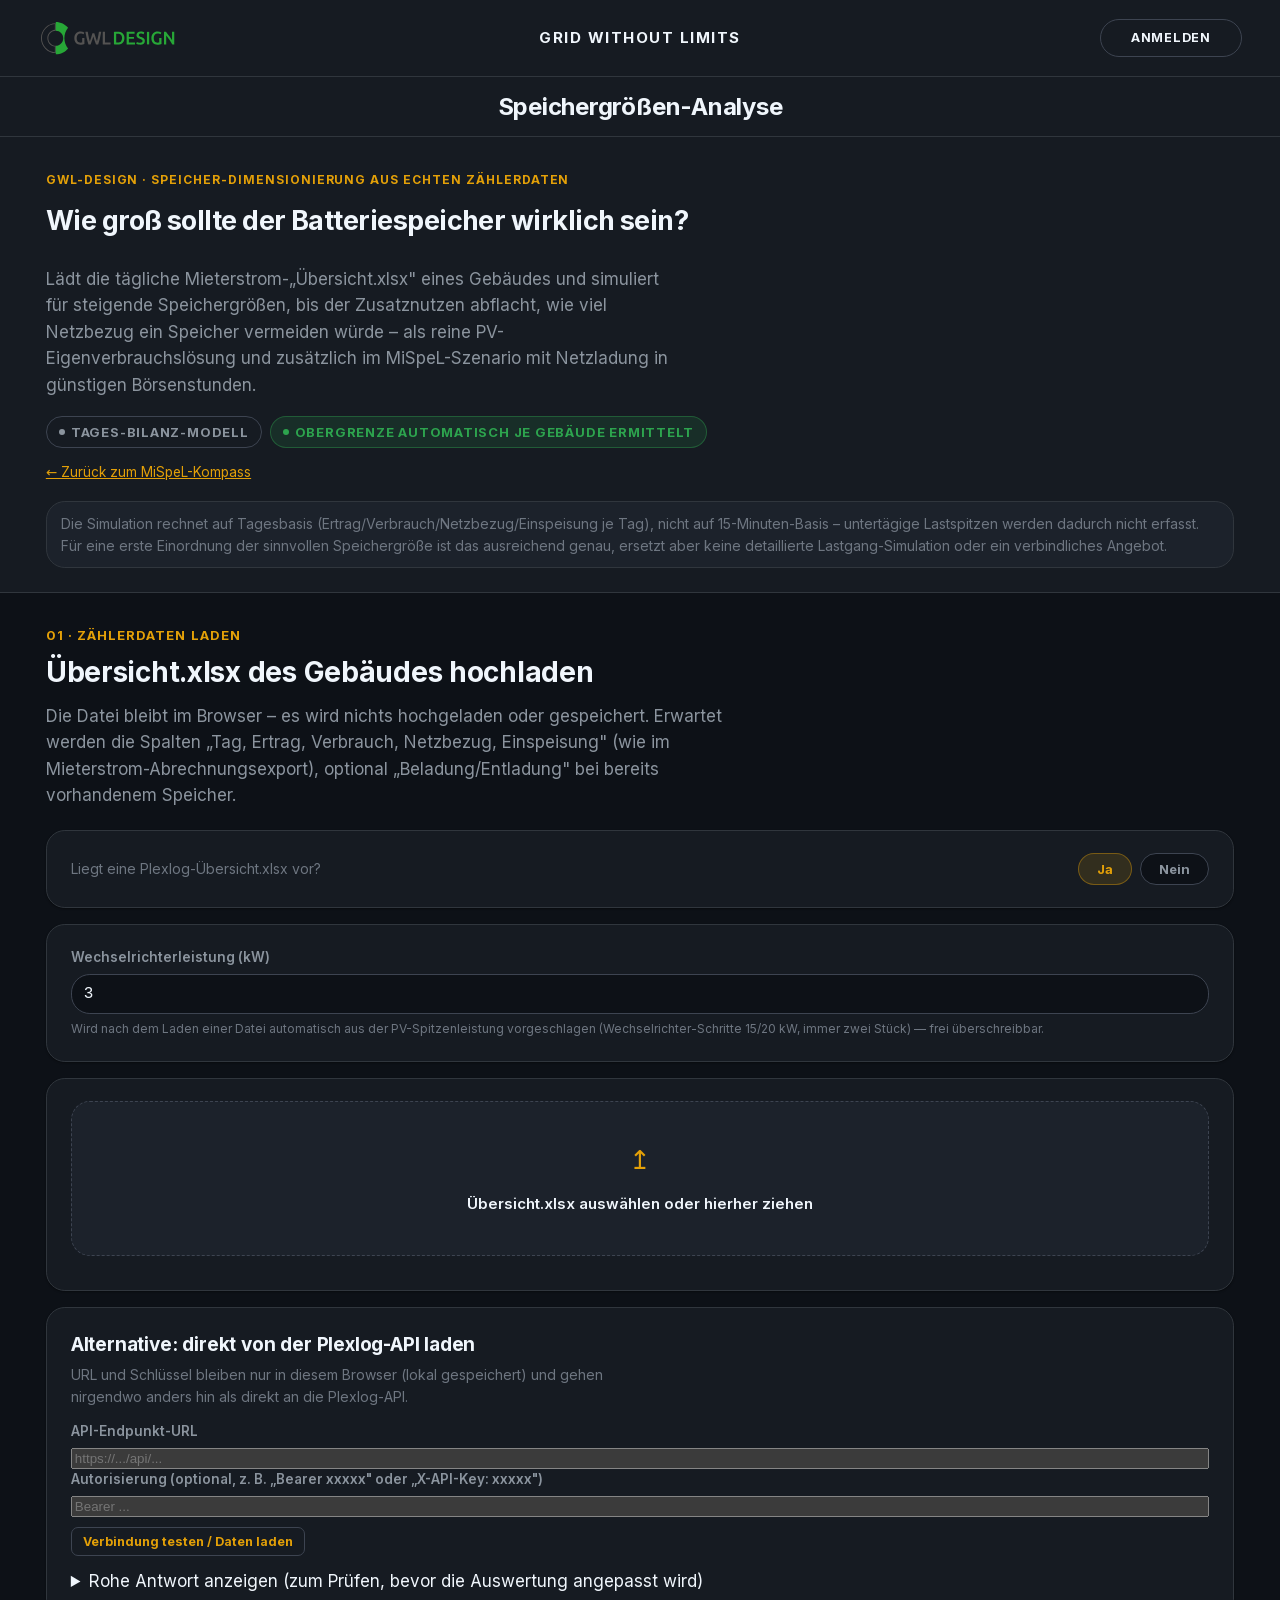
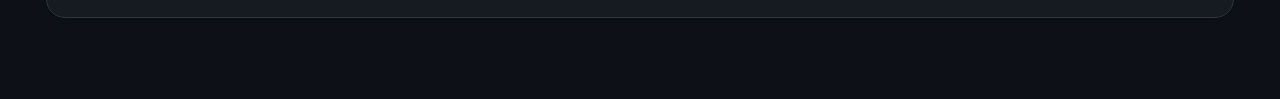
<file: public/speicher-analyse.html>
<!--
  Geltende globale Vorgaben (siehe /Users/marcschaer/Qsync/99.Software/CLAUDE.md):
  - globale vorgaben/Claude-GWL-Brand.md
  - globale vorgaben/Frontend/Frontend-Vorgaben.md
  - globale vorgaben/PV-Kalkulation/PV-Kalkulation-Vorgaben.md
  Projektspezifisch: design/GWL-Design-Guidelines.md, design/Projektvorgaben.md
-->
<!doctype html>
<html lang="de">
<head>
<meta charset="UTF-8" />
<meta name="viewport" content="width=device-width, initial-scale=1.0" />
<title>Speichergrößen-Analyse — MiSpeL</title>
<link rel="stylesheet" href="css/tokens.css" />
<link rel="stylesheet" href="css/styles.css" />
</head>
<body>

<!-- Kopfzeile: fix & projektübergreifend identisch, siehe Frontend-Vorgaben.md -->
<header class="site-header">
  <div class="header-logo"><img src="assets/gwl-logo.svg" alt="GWL-Design Logo"></div>
  <div class="header-claim">Grid Without Limits</div>
  <div class="header-login"><a href="#" class="btn-pill">Anmelden</a></div>
</header>
<div class="page-title-bar"><h1>Speichergrößen-Analyse</h1></div>

<header class="masthead">
  <div class="masthead-inner">
    <div class="eyebrow">GWL-Design · Speicher-Dimensionierung aus echten Zählerdaten</div>
    <p class="lead">Wie groß sollte der Batteriespeicher wirklich sein?</p>
    <p class="dek">Lädt die tägliche Mieterstrom-„Übersicht.xlsx" eines Gebäudes und simuliert für steigende Speichergrößen, bis der Zusatznutzen abflacht, wie viel Netzbezug ein Speicher vermeiden würde – als reine PV-Eigenverbrauchslösung und zusätzlich im MiSpeL-Szenario mit Netzladung in günstigen Börsenstunden.</p>
    <div class="meta-row">
      <span class="chip"><span class="dot"></span>Tages-Bilanz-Modell</span>
      <span class="chip status-good"><span class="dot"></span>Obergrenze automatisch je Gebäude ermittelt</span>
    </div>
    <p style="margin-top:14px; font-size:13.5px;"><a href="mispel-kompass.html">← Zurück zum MiSpeL-Kompass</a></p>
    <div class="disclaimer">Die Simulation rechnet auf Tagesbasis (Ertrag/Verbrauch/Netzbezug/Einspeisung je Tag), nicht auf 15-Minuten-Basis – untertägige Lastspitzen werden dadurch nicht erfasst. Für eine erste Einordnung der sinnvollen Speichergröße ist das ausreichend genau, ersetzt aber keine detaillierte Lastgang-Simulation oder ein verbindliches Angebot.</div>
  </div>
</header>

<main class="shell">

  <!-- ============ UPLOAD ============ -->
  <section class="panel" id="p-upload">
    <div class="section-head">
      <div class="kicker">01 · Zählerdaten laden</div>
      <h2>Übersicht.xlsx des Gebäudes hochladen</h2>
      <p class="lede">Die Datei bleibt im Browser – es wird nichts hochgeladen oder gespeichert. Erwartet werden die Spalten „Tag, Ertrag, Verbrauch, Netzbezug, Einspeisung" (wie im Mieterstrom-Abrechnungsexport), optional „Beladung/Entladung" bei bereits vorhandenem Speicher.</p>
    </div>

    <div class="card">
      <div style="display:flex; align-items:center; justify-content:space-between; gap:12px; flex-wrap:wrap;">
        <div class="card-sub" style="margin-bottom:0">Liegt eine Plexlog-Übersicht.xlsx vor?</div>
        <div class="yesno" role="group" aria-label="Liegt eine Plexlog-Übersicht.xlsx vor?">
          <button type="button" id="quelle-ja" aria-pressed="true">Ja</button>
          <button type="button" id="quelle-nein" aria-pressed="false">Nein</button>
        </div>
      </div>
    </div>

    <div class="card" id="leistung-card" style="margin-top:16px">
      <label class="field">
        Wechselrichterleistung (kW)
        <input type="number" id="in-leistung" min="0" step="0.5" value="3" />
        <span class="hint" id="leistung-hint">Wird nach dem Laden einer Datei automatisch aus der PV-Spitzenleistung vorgeschlagen (Wechselrichter-Schritte 15/20 kW, immer zwei Stück) — frei überschreibbar.</span>
      </label>
    </div>

    <div class="card" id="upload-card" style="margin-top:16px">
      <label class="upload-drop" id="upload-drop" for="file-input">
        <span class="upload-drop-icon">↥</span>
        <span class="upload-drop-text">Übersicht.xlsx auswählen oder hierher ziehen</span>
        <input type="file" id="file-input" accept=".xlsx" hidden />
      </label>
      <p class="upload-status" id="upload-status"></p>
      <p class="field-warn" id="upload-error" hidden></p>
    </div>

    <div class="card" id="api-card" style="margin-top:16px">
      <h3 class="card-title">Alternative: direkt von der Plexlog-API laden</h3>
      <p class="card-sub">URL und Schlüssel bleiben nur in diesem Browser (lokal gespeichert) und gehen nirgendwo anders hin als direkt an die Plexlog-API.</p>
      <label class="field">
        API-Endpunkt-URL
        <input type="text" id="in-api-url" placeholder="https://.../api/..." />
      </label>
      <label class="field">
        Autorisierung (optional, z. B. „Bearer xxxxx" oder „X-API-Key: xxxxx")
        <input type="password" id="in-api-auth" placeholder="Bearer ..." />
      </label>
      <div style="display:flex; gap:10px; margin-top:10px; flex-wrap:wrap;">
        <button type="button" class="table-toggle-btn" id="api-laden">Verbindung testen / Daten laden</button>
      </div>
      <p class="upload-status" id="api-status"></p>
      <p class="field-warn" id="api-error" hidden></p>
      <details style="margin-top:10px">
        <summary>Rohe Antwort anzeigen (zum Prüfen, bevor die Auswertung angepasst wird)</summary>
        <pre id="api-raw" style="white-space:pre-wrap; max-height:300px; overflow:auto; font-size:12px;"></pre>
      </details>
    </div>

    <div class="card" id="manual-card" style="margin-top:16px" hidden>
      <h3 class="card-title">Tageswerte von Hand eingeben</h3>
      <p class="card-sub">Für jeden erfassten Tag: Datum, PV-Ertrag und Gesamtverbrauch in kWh (z. B. aus Wechselrichter-App oder Stromrechnung abgelesen). Je mehr Tage über möglichst viele verschiedene Monate verteilt eingetragen werden, desto zuverlässiger die Empfehlung.</p>
      <div style="overflow-x:auto;">
        <table class="data-table" id="manual-table">
          <thead>
            <tr><th style="text-align:left">Datum</th><th>Ertrag (kWh)</th><th>Verbrauch (kWh)</th><th></th></tr>
          </thead>
          <tbody id="manual-table-body"></tbody>
        </table>
      </div>
      <div style="display:flex; gap:10px; margin-top:14px; flex-wrap:wrap;">
        <button type="button" class="table-toggle-btn" id="manual-add-row">+ Tag hinzufügen</button>
        <button type="button" class="table-toggle-btn" id="manual-submit" style="background:var(--gold-soft); border-color:var(--gold-soft-border);">Werte übernehmen</button>
      </div>
      <p class="field-warn" id="manual-error" hidden></p>
    </div>
  </section>

  <!-- ============ ERGEBNISSE (bis Datei geladen: hidden) ============ -->
  <div id="results" hidden>

    <!-- Nur im Druck sichtbar: Deckblatt mit Kundenbezug, siehe css/styles.css @media print -->
    <div class="print-cover">
      <img src="assets/gwl-logo.svg" alt="GWL-Design" class="print-cover-logo">
      <div class="print-cover-claim">Grid Without Limits</div>
      <div class="print-cover-title">Speichergrößen-Analyse</div>
      <div class="print-cover-customer" id="print-cover-kunde">–</div>
      <div class="print-cover-meta" id="print-cover-meta">–</div>
    </div>

    <div class="no-print" style="display:flex; justify-content:flex-end; margin-top:24px;">
      <button type="button" class="table-toggle-btn" id="btn-print">Als PDF speichern / Drucken</button>
    </div>

    <hr class="rule" />

    <section class="panel" style="padding-top:0">
      <div class="section-head">
        <div class="kicker">02 · Erkannte Anlage</div>
        <h2 id="anlage-titel">–</h2>
        <p class="lede" id="anlage-sub"></p>
      </div>

      <div class="card">
        <div class="context-strip">
          <div class="context-item"><span class="k" id="ctx-verbrauch-label">Jahresverbrauch</span><span class="v mono" id="ctx-verbrauch">–</span></div>
          <div class="context-item"><span class="k" id="ctx-ertrag-label">Jahresertrag (PV)</span><span class="v mono" id="ctx-ertrag">–</span></div>
          <div class="context-item"><span class="k">Erfasster Zeitraum</span><span class="v mono" id="ctx-zeitraum">–</span></div>
          <div class="context-item"><span class="k">Vorhandener Speicher erkannt</span><span class="v" id="ctx-speicher-erkannt">–</span></div>
        </div>
        <p class="result-note" id="note-hochrechnung" style="margin-top:10px"></p>
        <p class="result-note" id="note-manual-confidence" style="margin-top:10px" hidden></p>
        <label class="field" style="margin-top:14px">
          Vorhandenes Speichervolumen (kWh)
          <input type="number" id="in-vorhanden" min="0" step="1" value="0" />
          <span class="hint">Falls schon ein Speicher installiert ist, aber zu klein: wird von der empfohlenen Größe abgezogen, damit unten steht, wie viel zusätzliche Kapazität sich noch lohnt (z. B. für die Sommer-Überbrückung).</span>
        </label>
      </div>

      <details class="assumptions" id="assumptions" style="margin-top:16px">
        <summary>Annahmen anpassen</summary>
        <div class="assumptions-body">
          <label class="field">
            Rundwirkungsgrad Speicher (%)
            <input type="number" id="in-eta" min="50" max="100" step="1" value="90" />
            <span class="hint">Verlust durch Laden + Entladen zusammen. Üblich bei Heimspeichern: 90 %.</span>
          </label>
          <label class="field">
            Schwelle „ausreichend groß" (% des maximal möglichen Nutzens)
            <input type="number" id="in-schwelle" min="50" max="100" step="1" value="95" />
            <span class="hint">Empfohlene Größe = kleinste Kapazität, die schon diesen Anteil des bei der größten simulierten Kapazität maximal möglichen Nutzens erreicht.</span>
          </label>
          <label class="field">
            Ersparnis je kWh Eigenverbrauch (ct/kWh)
            <input type="number" id="in-strompreis" min="0" step="0.5" value="32" />
            <span class="hint">Meist der Strompreis, den Eigenverbrauch verdrängt.</span>
          </label>
          <label class="field">
            Maximale Lade-/Entladeleistung Speicher (kW)
            <input type="number" id="in-speicher-leistung" min="0" step="0.5" value="5" />
            <span class="hint" id="speicher-leistung-hint">Technisches Limit des Speichers selbst (laut Datenblatt).</span>
          </label>
          <label class="field">
            Verfügbare günstige Ladestunden pro Jahr
            <input type="number" id="in-ladestunden" min="0" step="50" value="1460" />
            <span class="hint">Zeitfenster mit günstigem Börsenpreis, in dem der Speicher realistisch Netzstrom aufnehmen kann (Annahme: ca. 4 Std./Tag).</span>
          </label>
        </div>
        <p class="result-note" id="preis-min-max-info" style="margin-top:10px"></p>
      </details>

      <div class="card" id="card-tagnacht" style="margin-top:16px">
        <h3 class="card-title">Tag/Nacht-Aufteilung des Verbrauchs</h3>
        <p class="card-sub">Die xlsx-Spalten „Netzbezug"/„Einspeisung" sind rechnerisch aus Tagessummen zurückgerechnet (Eigenverbrauch = Ertrag − Einspeisung) und unterschätzen echte Lastverschiebung zwischen Tag und Nacht. Stattdessen wird hier direkt aus Ertrag, Verbrauch und einem geschätzten Nachtanteil rekonstruiert, wie viel PV-Überschuss tagsüber wirklich anfällt und wie viel Energie nachts (ohne PV) gedeckt werden muss.</p>
        <div style="display:flex; gap:28px; flex-wrap:wrap; margin-top:14px;">
          <div>
            <div class="card-sub" style="margin-bottom:6px">Wärmepumpe vorhanden?</div>
            <div class="yesno" role="group" aria-label="Wärmepumpe vorhanden?">
              <button type="button" id="wp-ja" aria-pressed="false">Ja</button>
              <button type="button" id="wp-nein" aria-pressed="true">Nein</button>
            </div>
          </div>
          <div>
            <div class="card-sub" style="margin-bottom:6px">Klimaanlage vorhanden?</div>
            <div class="yesno" role="group" aria-label="Klimaanlage vorhanden?">
              <button type="button" id="klima-ja" aria-pressed="false">Ja</button>
              <button type="button" id="klima-nein" aria-pressed="true">Nein</button>
            </div>
          </div>
          <div>
            <div class="card-sub" style="margin-bottom:6px">Nur Sommer-Überbrückung (Mai–Sept.)?</div>
            <div class="yesno" role="group" aria-label="Nur Sommer-Überbrückung berechnen?">
              <button type="button" id="sommer-ja" aria-pressed="false">Ja</button>
              <button type="button" id="sommer-nein" aria-pressed="true">Nein</button>
            </div>
          </div>
        </div>
        <p class="result-note" id="sommer-hinweis" style="margin-top:10px" hidden>Berechnung beschränkt auf Mai–September. Alle €- und kWh-Angaben unten gelten für diesen Zeitraum, nicht fürs ganze Jahr.</p>
        <label class="field" style="margin-top:18px">
          Nachtanteil Grundlast (%)
          <input type="number" id="in-nachtanteil" min="0" max="100" step="1" value="30" />
          <input type="range" id="in-nachtanteil-slider" min="0" max="100" step="1" value="30" aria-label="Nachtanteil Grundlast (%), Regler" />
          <span class="hint">Anteil der Grundlast (Basisverbrauch inkl. Wärmepumpe/Warmwasser), der auf die Stunden ohne PV-Ertrag (angenommen 19–07 Uhr) entfällt. Läuft unabhängig von der Klimaanlage weiter. Vorbelegung aus der Wärmepumpe-Auswahl, frei anpassbar.</span>
        </label>
        <label class="field" id="klima-nachtanteil-wrap" style="margin-top:18px" hidden>
          Nachtanteil Klima-Mehrverbrauch (%)
          <input type="number" id="in-nachtanteil-klima" min="0" max="100" step="1" value="5" />
          <input type="range" id="in-nachtanteil-klima-slider" min="0" max="100" step="1" value="5" aria-label="Nachtanteil Klima-Mehrverbrauch (%), Regler" />
          <span class="hint">Nur der Verbrauch, der über die Grundlast hinausgeht (automatisch aus den Tagen mit besonders hohem Verbrauch geschätzt) — Klimaanlagen laufen fast nur tagsüber, daher niedriger Wert.</span>
        </label>
      </div>
    </section>

    <hr class="rule" />

    <section class="panel" style="padding-top:0">
      <div class="section-head">
        <div class="kicker">03 · Empfohlene Speichergröße</div>
        <h2>Zwei Szenarien im Vergleich</h2>
        <p class="lede">„Klassisch" nutzt den Speicher ausschließlich für PV-Eigenverbrauch. „MiSpeL" nutzt zusätzlich die künftige Netzlademöglichkeit in günstigen Börsenstunden (siehe <a href="mispel-kompass.html">MiSpeL-Kompass</a>) – deshalb lohnt sich dort tendenziell ein größerer Speicher.</p>
      </div>

      <div class="grid-2">
        <div class="card result-card" id="rc-klassisch">
          <div class="opt-head">
            <h3 class="card-title">Klassisch — nur PV-Eigenverbrauch</h3>
            <span class="badge easy">Status quo</span>
          </div>
          <p class="card-sub">Empfohlene Speichergröße</p>
          <div class="result-value" id="rv-klassisch">–<span class="cur">kWh</span></div>
          <div class="result-note" id="rn-klassisch"></div>
        </div>
        <div class="card result-card" id="rc-mispel">
          <div class="opt-head">
            <h3 class="card-title">MiSpeL — inkl. Netz-Arbitrage</h3>
            <span class="badge flex">Mit Netzladung</span>
          </div>
          <p class="card-sub">Empfohlene Speichergröße</p>
          <div class="result-value" id="rv-mispel">–<span class="cur">kWh</span></div>
          <div class="result-note" id="rn-mispel"></div>
        </div>
      </div>

      <div class="card" style="margin-top:16px">
        <div style="display:flex; align-items:flex-start; justify-content:space-between; gap:12px; flex-wrap:wrap;">
          <div>
            <h3 class="card-title">Reale Spotmarktpreise (Option)</h3>
            <p class="card-sub" style="margin-bottom:0">Day-Ahead-Preise DE-LU, Quelle: <a href="https://www.energy-charts.info/index.html?l=de&c=DE" target="_blank" rel="noopener">energy-charts.info</a>. Zeigt, warum sich das Speichern des Tagesüberschusses lohnt, statt ihn einzuspeisen.</p>
          </div>
          <button class="table-toggle-btn" id="btn-spotpreise" aria-expanded="false">Spotmarktpreise anzeigen</button>
        </div>
        <div id="spotpreise-body" hidden style="margin-top:16px">
          <div class="context-strip">
            <div class="context-item"><span class="k">Ø Preis tagsüber (07–19 Uhr)</span><span class="v mono" id="ctx-preis-tag">–</span></div>
            <div class="context-item"><span class="k">Ø Preis nachts (19–07 Uhr)</span><span class="v mono" id="ctx-preis-nacht">–</span></div>
            <div class="context-item"><span class="k">Zeitraum Preisdaten</span><span class="v mono" id="ctx-preis-zeitraum">–</span></div>
          </div>
          <p class="result-note" id="spotpreise-hinweis" style="margin-top:12px"></p>
        </div>
      </div>

      <div class="card chart-card" style="margin-top:16px">
        <div style="display:flex; align-items:flex-start; justify-content:space-between; gap:12px; flex-wrap:wrap;">
          <div>
            <h3 class="card-title" id="chart-titel">Jährliche Ersparnis je Speichergröße</h3>
            <p class="card-sub" style="margin-bottom:0">Geschätzte Ersparnis auf der Stromrechnung – keine Auszahlung. Punkt markiert die jeweils empfohlene Größe.</p>
          </div>
          <button class="table-toggle-btn" id="toggle-table" aria-expanded="false">Als Tabelle anzeigen</button>
        </div>

        <div class="chart-legend" style="margin-top:18px">
          <span class="legend-item"><svg width="20" height="10" aria-hidden="true"><line x1="0" y1="5" x2="20" y2="5" stroke="var(--chart-pv)" stroke-width="2.5"/></svg>Klassisch (PV-Eigenverbrauch)</span>
          <span class="legend-item"><svg width="20" height="10" aria-hidden="true"><line x1="0" y1="5" x2="20" y2="5" stroke="var(--chart-market)" stroke-width="2.5" stroke-dasharray="4,3"/></svg>MiSpeL (+ Netz-Arbitrage)</span>
        </div>

        <div class="linechart-wrap" id="linechart-wrap" style="margin-top:10px">
          <svg id="linechart" viewBox="0 0 880 340" preserveAspectRatio="xMidYMid meet" role="img" aria-label="Jährliche Ersparnis nach Speichergröße"></svg>
          <div class="lc-tooltip" id="lc-tooltip" hidden></div>
        </div>

        <div id="table-wrap" style="display:none; overflow-x:auto;">
          <table class="data-table">
            <thead>
              <tr><th>Speichergröße (kWh)</th><th>Autarkiegrad</th><th>Ersparnis Klassisch (€/Jahr)</th><th>Ersparnis MiSpeL (€/Jahr)</th></tr>
            </thead>
            <tbody id="table-body"></tbody>
          </table>
        </div>
      </div>

      <div class="callout warn" style="margin-top:20px">
        <span class="ico">!</span>
        <div>
          <strong>Vereinfachte Modellrechnung.</strong> Netzbezug und Einspeisung werden aus Ertrag, Verbrauch und dem geschätzten Nachtanteil rekonstruiert, nicht aus den xlsx-Spalten „Netzbezug"/„Einspeisung" übernommen (diese sind rechnerisch aus Tagessummen abgeleitet und unterschätzen echte Lastverschiebung). Die Tages-Bilanz-Simulation erfasst dennoch keine untertägigen Lastspitzen innerhalb von „Tag" und „Nacht". Der PV-Eigenverbrauchsnutzen und der Netz-Arbitragenutzen werden unabhängig voneinander geschätzt (wie in MiSpeL-Kompass Modul 3), nicht gemeinsam für denselben Speicherzyklus optimiert. Diese Ansicht dient der ersten Einordnung, nicht als verbindliches Angebot.
        </div>
      </div>
    </section>

    <hr class="rule" />

    <section class="panel" style="padding-top:0">
      <div class="section-head">
        <div class="kicker">04 · Tagesgenaue Prüfung</div>
        <h2>An welchen Tagen reicht der Speicher nicht?</h2>
        <p class="lede">Zeigt für eine frei wählbare Speichergröße jeden Tag, an dem der Speicher leer war und trotzdem Netzstrom bezogen werden musste. Da nur Tageswerte vorliegen, lässt sich die Uhrzeit nicht bestimmen – „leer" heißt: der Speicherstand vor der Entladung reichte nicht für den gesamten Tagesbedarf.</p>
      </div>

      <div class="card">
        <label class="field">
          Zu prüfende Speichergröße (kWh)
          <input type="number" id="in-testgroesse" min="0" max="300" step="1" value="10" />
          <input type="range" id="in-testgroesse-slider" min="0" max="300" step="1" value="10" aria-label="Zu prüfende Speichergröße (kWh), Regler" />
          <span class="hint">Zum Ausprobieren: zeigt für eine frei gewählte Größe die Tage mit Unterdeckung unten. Vorbelegt mit der „Klassisch"-Empfehlung oben, aber unabhängig davon verstellbar — z. B. um zu prüfen, ob auch die größte simulierte Größe an denselben Tagen scheitern würde.</span>
        </label>

        <div class="context-strip">
          <div class="context-item"><span class="k">Tage mit Rest-Netzbezug</span><span class="v mono" id="ctx-tage-unterdeckung">–</span></div>
          <div class="context-item"><span class="k">Größte Unterdeckung (1 Tag)</span><span class="v mono" id="ctx-unterdeckung-max">–</span></div>
          <div class="context-item"><span class="k">Rest-Netzbezug gesamt/Jahr</span><span class="v mono" id="ctx-unterdeckung-summe">–</span></div>
        </div>
      </div>

      <div class="card chart-card" style="margin-top:16px">
        <div style="display:flex; align-items:flex-start; justify-content:space-between; gap:12px; flex-wrap:wrap;">
          <div>
            <h3 class="card-title">Energiefluss über das Jahr — Speicher (<span id="flow-size">–</span> kWh)</h3>
            <p class="card-sub" style="margin-bottom:0">Woher die Energie für Verbrauch und Speicher an jedem Tag kommt: aus der PV-Anlage, aus dem Netz geladen (MiSpeL) oder direkt aus dem Netz bezogen.</p>
          </div>
          <div class="yesno" role="group" aria-label="MiSpeL-Netzladung ein-/ausblenden">
            <button type="button" id="flow-mispel-ja" aria-pressed="true">MiSpeL an</button>
            <button type="button" id="flow-mispel-nein" aria-pressed="false">MiSpeL aus</button>
          </div>
        </div>

        <div class="chart-legend" style="margin-top:18px">
          <span class="legend-item"><span class="legend-swatch" style="background:var(--chart-pv)"></span>Aus PV (direkt + Speicher)</span>
          <span class="legend-item"><span class="legend-swatch" style="background:var(--chart-market)"></span>Aus Speicher, günstig vom Netz geladen (MiSpeL)</span>
          <span class="legend-item"><span class="legend-swatch" style="background:var(--chart-unused)"></span>Direkter Netzbezug</span>
        </div>

        <div class="linechart-wrap" id="flow-chart-wrap" style="margin-top:10px">
          <svg id="flow-chart" viewBox="0 0 900 340" preserveAspectRatio="xMidYMid meet" role="img" aria-label="Energiefluss über das Jahr: PV, Netzladung MiSpeL, direkter Netzbezug"></svg>
          <div class="lc-tooltip" id="flow-tooltip" hidden></div>
        </div>

        <div style="margin-top:14px;">
          <button class="table-toggle-btn" id="toggle-table-flow" aria-expanded="false">Als Tabelle anzeigen</button>
        </div>
        <div id="flow-table-wrap" style="display:none; overflow-x:auto; overflow-y:auto; max-height:420px; margin-top:14px;">
          <table class="data-table">
            <thead>
              <tr><th>Datum</th><th>Aus PV</th><th>Aus PV-Speicher</th><th>MiSpeL an (aus Speicher gesamt)</th><th>Direkter Netzbezug</th></tr>
            </thead>
            <tbody id="table-body-flow"></tbody>
          </table>
        </div>
      </div>

      <div class="card chart-card" style="margin-top:16px">
        <div style="display:flex; align-items:flex-start; justify-content:space-between; gap:12px; flex-wrap:wrap;">
          <div>
            <h3 class="card-title">Tage mit Unterdeckung, größte zuerst</h3>
            <p class="card-sub" style="margin-bottom:0" id="unterdeckung-sub">–</p>
          </div>
          <button class="table-toggle-btn" id="toggle-table-unterdeckung" aria-expanded="false">Als Tabelle anzeigen</button>
        </div>
        <div id="unterdeckung-table-wrap" style="display:none; overflow-x:auto; overflow-y:auto; max-height:420px; margin-top:14px;">
          <table class="data-table">
            <thead>
              <tr><th>Datum</th><th>PV-Überschuss verfügbar</th><th>Tagesbedarf (Netzbezug ohne Speicher)</th><th>Aus Speicher gedeckt</th><th>Rest-Netzbezug</th></tr>
            </thead>
            <tbody id="table-body-unterdeckung"></tbody>
          </table>
        </div>
      </div>
    </section>

    <hr class="rule" />

    <section class="panel" style="padding-top:0">
      <div class="section-head">
        <div class="kicker">05 · Angebot</div>
        <h2>Speicher &amp; Wechselrichter — Vorschlag mit Preis</h2>
        <p class="lede">Automatisch die günstigste Modell-Kombination aus der Komponenten-Stückliste (<code>js/stueckliste.js</code>) für die oben empfohlene Speichergröße bzw. PV-Spitzenleistung.</p>
      </div>

      <div class="grid-2">
        <div class="card result-card">
          <div class="opt-head">
            <h3 class="card-title">Speicher — Klassisch</h3>
            <span class="badge easy">Status quo</span>
          </div>
          <div id="angebot-speicher-klassisch-body"></div>
        </div>
        <div class="card result-card">
          <div class="opt-head">
            <h3 class="card-title">Speicher — MiSpeL</h3>
            <span class="badge flex">Mit Netzladung</span>
          </div>
          <div id="angebot-speicher-mispel-body"></div>
        </div>
      </div>

      <div class="card" style="margin-top:16px">
        <h3 class="card-title">Wechselrichter</h3>
        <div id="angebot-wechselrichter-body"></div>
      </div>

      <div class="card" style="margin-top:16px">
        <h3 class="card-title">Dienstleistungen</h3>
        <div id="angebot-dienstleistungen-body"></div>
      </div>

      <div class="grid-2" style="margin-top:16px">
        <div class="card result-card">
          <div class="opt-head">
            <h3 class="card-title">Gesamt — Klassisch</h3>
            <span class="badge easy">Status quo</span>
          </div>
          <div class="result-value" id="angebot-gesamt-klassisch">–<span class="cur">€</span></div>
        </div>
        <div class="card result-card">
          <div class="opt-head">
            <h3 class="card-title">Gesamt — MiSpeL</h3>
            <span class="badge flex">Mit Netzladung</span>
          </div>
          <div class="result-value" id="angebot-gesamt-mispel">–<span class="cur">€</span></div>
        </div>
      </div>

      <div class="callout warn" style="margin-top:20px">
        <span class="ico">!</span>
        <div><strong>Richtpreise, kein verbindliches Angebot.</strong> Preise aus der Komponenten-Stückliste, netto, zzgl. Montage, Kabel und Zubehör. Vor einem verbindlichen Angebot Verfügbarkeit und aktuelle Einkaufspreise prüfen.</div>
      </div>
    </section>

  </div>

</main>

<script src="js/vendor/xlsx.full.min.js"></script>
<script src="js/preisdaten-de-lu.js"></script>
<script src="js/stueckliste.js"></script>
<script src="js/speicher-analyse.js"></script>
<script>
  if (new URLSearchParams(location.search).has('grid')) document.body.classList.add('dev-grid');
</script>

</body>
</html>
</file>
<file: css/tokens.css>
/* ============================================================================
   GWL Design Tokens — MiSpeL
   Quelle: ../design/GWL-Design-Guidelines.md (übernommen aus Konfigurator-
   Westafrika, packages/frontend/src/styles/theme.ts, Stand 2026-08-12).
   Ein Theme (dunkel), kein Light/Dark-Split — deckungsgleich mit dem
   Kundenbereich von gwl-design.de.

   Tokens, die die Vorgaben nicht direkt benennen (Chart-Segmentfarben,
   Fokus-Ring, Badge-Stufen für Modul 2/4), sind unten mit Begründung auf die
   vorhandene Palette gemappt statt frei erfunden.
   ========================================================================= */

:root {
  color-scheme: dark;

  /* ---- Raster (Frontend-Vorgaben.md, "Layout & Linien") ----
     1 Rasterfeld = 5mm. Grundlage für Kopfzeile, Box-/Feld-Eck-Radius und
     das Entwicklungs-Overlay unten. */
  --grid: 5mm;
  /* Seitenbreite = 65 Rasterfelder, 1:1 aus Vorgaben-Kontrollseite.html
     übernommen — darauf ist das Kopfzeilen-Spaltenraster (9/12/15/12/9 = 57)
     exakt abgestimmt, siehe css/styles.css ".site-header". */
  --page-width: calc(var(--grid) * 65);

  /* ---- Basisflächen (1:1 aus theme.ts) ---- */
  --bg: #0D1117;
  --surface: #161B22;
  --surface-hover: #1C222B;
  --border: #30363D;
  /* etwas hellere Trennlinie für Elemente, die sich von --border abheben
     sollen (Kartenränder auf Kartenrändern, Tabellenkopf) — Vorgaben kennen
     nur einen Border-Ton, daher hier als abgeleiteter Wert, keine neue Farbe */
  --border-strong: #3D4451;

  /* ---- Text ---- */
  --text-primary: #F0F6FC;
  --text-secondary: #8B949E;
  /* "muted" gibt es in den Vorgaben nicht separat — abgeleitet aus
     text-secondary für Fußnoten/Quellen, wo noch weniger Gewicht nötig ist */
  --text-muted: #6E7681;

  /* ---- Akzente (1:1 aus theme.ts) ---- */
  --gold: #E3A008;
  --gold-soft: rgba(227, 160, 8, 0.14);
  --gold-soft-border: rgba(227, 160, 8, 0.4);
  --green: #2DA44E;
  --green-soft: rgba(45, 164, 78, 0.14);
  --green-soft-border: rgba(45, 164, 78, 0.4);

  /* ---- Warnung / Fehler (1:1 aus theme.ts) ---- */
  --warn-bg: rgba(227, 160, 8, 0.14);
  --warn-border: rgba(227, 160, 8, 0.5);
  --warn-text: #F2C14E;
  --error-text: #F85149;
  --error-soft: rgba(248, 81, 73, 0.14);
  --error-soft-border: rgba(248, 81, 73, 0.4);

  /* ---- Fokus ----
     Laut Vorgabe ist Gold explizit auch die Fokus-Highlight-Farbe
     ("gold — Primäre Aktionen, Fokus-Highlights, Star-Badges"), daher kein
     eigener Fokus-Ton, sondern Gold. */
  --focus: var(--gold);

  /* ---- Chart-Segmente (Modul 04, Balkendiagramm) ----
     Nicht in den Vorgaben benannt. Mapping nach Bedeutung statt Optik:
     - "Geförderter PV-Anteil" = Bestand/Status-quo-Anteil  -> green
       (Vorgabe: green = "Status-Badges, positive Hervorhebung")
     - "Freier Marktanteil" (Netzstrom, neue MiSpeL-Flexibilität, der
       eigentliche Mehrwert) -> gold (Vorgabe: "primäre Aktionen")
     - "Ungenutztes Potenzial" -> neutraler Border-Ton, keine Akzentfarbe */
  --chart-pv: var(--green);
  --chart-market: var(--gold);
  --chart-unused: var(--border-strong);

  /* ---- Schatten ---- */
  --shadow: rgba(0, 0, 0, 0.4);

  /* ---- Typografie ----
     Vorgabe: eine Schriftfamilie (Inter) für Headline und Fließtext, Aufbau
     der Hierarchie über Gewicht/Größe statt zweiter Schrift. Mono bleibt für
     tabellarische Zahlenwerte (kWh/€) — kein Bestandteil der Markenvorgabe,
     rein funktional für Ziffernausrichtung. */
  --font-body: "Inter", system-ui, -apple-system, BlinkMacSystemFont, "Segoe UI", Roboto, sans-serif;
  --font-display: var(--font-body);
  --font-mono: ui-monospace, SFMono-Regular, "SF Mono", Menlo, Consolas, monospace;
}

@media (prefers-reduced-motion: reduce) {
  * { transition: none !important; animation: none !important; }
}
</file>
<file: css/styles.css>
/* ============================================================================
   MiSpeL-Kompass — Komponenten & Layout
   Nutzt ausschließlich Tokens aus tokens.css (GWL-Markendesign, siehe
   ../design/GWL-Design-Guidelines.md). Keine Farb-/Schrift-Literale hier.
   ========================================================================= */

/* ---- Selbst gehostete Schrift (keine externen Font-CDNs, siehe Vorgaben) --- */
@font-face {
  font-family: "Inter";
  src: url("../assets/fonts/inter-variable-latin.woff2") format("woff2-variations"),
       url("../assets/fonts/inter-variable-latin.woff2") format("woff2");
  font-weight: 100 900;
  font-style: normal;
  font-display: swap;
}

/* ============ Reset & base ============ */
* { box-sizing: border-box; }
html { -webkit-text-size-adjust: 100%; }
body {
  margin: 0;
  background: var(--bg);
  color: var(--text-primary);
  font-family: var(--font-body);
  font-size: 17px;
  line-height: 1.55;
  -webkit-font-smoothing: antialiased;
}
h1, h2, h3, h4 {
  font-family: var(--font-display);
  font-weight: 700;
  letter-spacing: -0.01em;
  margin: 0;
  text-wrap: balance;
  color: var(--text-primary);
}
p { margin: 0 0 0.9em; max-width: 66ch; }
p:last-child { margin-bottom: 0; }
a { color: var(--gold); }
a:focus-visible, button:focus-visible, input:focus-visible, [tabindex]:focus-visible {
  outline: 2.5px solid var(--focus);
  outline-offset: 2px;
  border-radius: 4px;
}
::selection { background: var(--gold-soft); }
.mono { font-family: var(--font-mono); font-variant-numeric: tabular-nums; }

/* ============ Entwicklungs-Overlay (Frontend-Vorgaben.md) ============
   5mm-Raster + vertikale Symmetrieachse, standardmäßig aus. Einblendbar über
   ?grid=1 in der URL (siehe kompass.js) — kein dauerhaftes UI-Element, das
   Kunden im Gespräch stören würde. Vor Live-Gang unverändert lassen: Klasse
   bleibt bestehen, wird nur nie mehr aktiviert, sobald final freigegeben. */
body.dev-grid::before {
  content: "";
  position: fixed;
  inset: 0;
  pointer-events: none;
  z-index: 999;
  background-image:
    linear-gradient(to right, rgba(227, 160, 8, 0.35) 1px, transparent 1px),
    linear-gradient(to bottom, rgba(227, 160, 8, 0.35) 1px, transparent 1px);
  background-size: var(--grid) var(--grid);
  background-position: calc(50% + var(--grid) / 2) 0;
}
body.dev-grid::after {
  content: "";
  position: fixed;
  top: 0; bottom: 0; left: 50%;
  width: 1px;
  background: rgba(45, 164, 78, 0.9);
  pointer-events: none;
  z-index: 1000;
}

/* ============ Kopfzeile (Frontend-Vorgaben.md, fix & projektübergreifend gleich) ============
   Vollbreite Bar (kein zentrierter, umrandeter Kasten), Claim exakt auf der
   Bildschirmmitte durch zwei gleich breite Aussenspalten (9 Rasterfelder), Login als
   Pill-Button statt Text-Link. Referenz-Screenshot, Stand 2026-09-16 — ersetzt die
   vormalige Kasten-Variante aus Vorgaben-Kontrollseite.html. */
.site-header {
  width: 100%;
  background: var(--surface);
  border-bottom: 1px solid var(--border);
  padding: var(--grid) calc(var(--grid) * 2);
  display: grid;
  grid-template-columns: calc(var(--grid) * 9) 1fr calc(var(--grid) * 9);
  align-items: center;
  gap: var(--grid);
}
.site-header .header-logo { grid-column: 1; display: flex; align-items: center; }
.site-header .header-logo img { height: calc(var(--grid) * 2); width: auto; display: block; }
.site-header .header-claim {
  grid-column: 2;
  height: calc(var(--grid) * 2);
  display: flex;
  align-items: center;
  justify-content: center;
  font-size: 15px;
  font-weight: 700;
  letter-spacing: 0.1em;
  text-transform: uppercase;
  color: var(--text-primary);
  white-space: nowrap;
}
.site-header .header-login { grid-column: 3; height: calc(var(--grid) * 2); display: flex; justify-content: flex-end; }
.site-header .btn-pill {
  display: flex; align-items: center; height: 100%;
  padding: 0 calc(var(--grid) * 1.6);
  border: 1px solid var(--border-strong); border-radius: 100px;
  color: var(--text-primary); text-decoration: none;
  font-size: 12.5px; font-weight: 700; letter-spacing: 0.06em; text-transform: uppercase;
  transition: border-color .15s ease, color .15s ease;
}
.site-header .btn-pill:hover { border-color: var(--gold); color: var(--gold); }
@media (max-width: 620px) { .site-header .header-claim { font-size: 12px; } }

/* Seitentitel direkt unter der Kopfzeile (Frontend-Vorgaben.md, "Kopfzeile") */
.page-title-bar {
  width: 100%;
  min-height: calc(var(--grid) * 2);
  display: flex;
  align-items: center;
  justify-content: center;
  padding: calc(var(--grid) * 0.6) 20px;
  background: var(--surface);
  border-bottom: 1px solid var(--border);
}
.page-title-bar h1 { font-size: 24px; text-align: center; }

/* ============ Page shell ============ */
.shell { max-width: var(--page-width); margin: 0 auto; padding: 0 20px 80px; }

/* ============ Masthead ============ */
.masthead {
  background: var(--surface);
  border-bottom: 1px solid var(--border);
}
.masthead-inner { max-width: var(--page-width); margin: 0 auto; padding: 34px 20px 24px; }
.eyebrow {
  font-family: var(--font-body);
  font-size: 12px;
  font-weight: 700;
  letter-spacing: 0.08em;
  text-transform: uppercase;
  color: var(--gold);
  margin-bottom: 10px;
}
/* War vormals h1 (Seiten-H1) — der ist jetzt die feste .page-title-bar oben;
   hier nur noch als Lead-Absatz mit gleicher optischer Wirkung. */
.masthead .lead { font-size: 27px; font-weight: 700; letter-spacing: -0.02em; }
@media (max-width: 620px) { .masthead .lead { font-size: 20px; } }
.masthead .dek { font-family: var(--font-body); color: var(--text-secondary); font-size: 17px; margin-top: 10px; max-width: 58ch; }
.meta-row { display: flex; flex-wrap: wrap; gap: 8px; margin-top: 18px; }
.chip {
  display: inline-flex; align-items: center; gap: 6px;
  font-size: 13px; font-weight: 700; padding: 5px 12px;
  border-radius: 100px; border: 1px solid var(--border-strong);
  color: var(--text-secondary); background: var(--surface);
  text-transform: uppercase; letter-spacing: 0.06em;
  white-space: nowrap;
}
.chip.status-warn { color: var(--warn-text); background: var(--warn-bg); border-color: var(--warn-border); }
.chip.status-good { color: var(--green); background: var(--green-soft); border-color: var(--green-soft-border); }
.chip.status-critical { color: var(--error-text); background: var(--error-soft); border-color: var(--error-soft-border); }
.chip .dot { width: 6px; height: 6px; border-radius: 50%; background: currentColor; flex: none; }

.disclaimer {
  margin-top: 18px; padding: 11px 14px; font-size: 14px; color: var(--text-muted);
  background: var(--surface-hover); border-radius: var(--grid); border: 1px solid var(--border);
  max-width: none;
}

/* ============ Tab nav ============ */
.tabnav-wrap { position: sticky; top: 0; z-index: 20; background: var(--bg); border-bottom: 1px solid var(--border); }
.tabnav { max-width: var(--page-width); margin: 0 auto; padding: 0 20px; display: flex; gap: 4px; overflow-x: auto; scrollbar-width: none; }
.tabnav::-webkit-scrollbar { display: none; }
.tab {
  font-family: var(--font-body); font-size: 15px; font-weight: 600; color: var(--text-muted);
  background: none; border: none; cursor: pointer; padding: 14px 14px 12px;
  display: flex; align-items: center; gap: 8px; white-space: nowrap;
  border-bottom: 2.5px solid transparent; transition: color .15s ease, border-color .15s ease;
}
.tab .num { font-family: var(--font-mono); font-size: 12px; color: var(--text-muted); border: 1px solid var(--border-strong); border-radius: 4px; padding: 1px 5px; }
.tab:hover { color: var(--text-primary); }
.tab[aria-selected="true"] { color: var(--gold); border-bottom-color: var(--gold); }
.tab[aria-selected="true"] .num { color: var(--gold); border-color: var(--gold); }

/* ============ Panels ============ */
.panel { padding-top: 32px; }
.panel[hidden] { display: none; }
.section-head { margin-bottom: 22px; }
.section-head .kicker { font-size: 13px; font-weight: 700; letter-spacing: 0.08em; text-transform: uppercase; color: var(--gold); margin-bottom: 6px; }
.section-head h2 { font-size: 28px; }
.section-head .lede { font-family: var(--font-body); color: var(--text-secondary); font-size: 17px; margin-top: 8px; }

.card {
  background: var(--surface); border: 1px solid var(--border); border-radius: var(--grid);
  padding: 22px 24px; box-shadow: 0 1px 2px var(--shadow);
}
.stack { display: flex; flex-direction: column; gap: 16px; }
.grid-3 { display: grid; grid-template-columns: repeat(3, 1fr); gap: 16px; }
.grid-2 { display: grid; grid-template-columns: 1fr 1fr; gap: 16px; }
@media (max-width: 760px) { .grid-3, .grid-2 { grid-template-columns: 1fr; } }

h3.card-title { font-size: 19px; margin-bottom: 4px; }
.card-sub { font-size: 14px; color: var(--text-muted); margin-bottom: 14px; }
ul.clean { list-style: none; margin: 0; padding: 0; display: flex; flex-direction: column; gap: 9px; }
ul.clean li { padding-left: 18px; position: relative; font-size: 16px; color: var(--text-secondary); }
ul.clean li::before { content: "–"; position: absolute; left: 0; color: var(--text-muted); }
hr.rule { border: none; border-top: 1px solid var(--border); margin: 26px 0; }

/* Option cards (Modul 2) */
.opt-card { display: flex; flex-direction: column; gap: 12px; }
.opt-card .opt-head { display: flex; align-items: flex-start; justify-content: space-between; gap: 10px; }
.opt-card h3 { font-size: 16.5px; }
.badge {
  font-size: 11px; font-weight: 700; letter-spacing: 0.06em; padding: 4px 10px; border-radius: 100px;
  text-transform: uppercase; white-space: nowrap;
}
/* easy = Status quo, kein Mehraufwand -> green (Vorgabe: "positive Hervorhebung") */
.badge.easy { background: var(--green-soft); color: var(--green); }
/* flex = Abgrenzungsoption, maximale Flexibilität -> gold (Vorgabe: "primäre Aktionen") */
.badge.flex { background: var(--gold-soft); color: var(--gold); }
/* mid = Pauschaloption, vereinfacht aber beihilferechtlich noch offen -> bewusst
   neutral statt Akzentfarbe, da weder "positiv" noch "primär" zutrifft */
.badge.mid { background: var(--surface-hover); color: var(--text-secondary); border: 1px solid var(--border-strong); }

/* Form controls */
label.field { display: flex; flex-direction: column; gap: 6px; font-size: 13.5px; font-weight: 600; color: var(--text-secondary); }
label.field .hint { font-weight: 400; font-size: 12px; color: var(--text-muted); }
input[type="number"] {
  font-family: var(--font-mono); font-size: 16px; font-variant-numeric: tabular-nums;
  padding: 10px 12px; border-radius: var(--grid); border: 1.5px solid var(--border-strong);
  background: var(--bg); color: var(--text-primary); width: 100%;
}
input[type="number"]:focus { border-color: var(--gold); }
input[type="range"] { width: 100%; accent-color: var(--gold); }
.range-row { display: flex; align-items: center; gap: 12px; }
.range-row output { font-family: var(--font-mono); font-weight: 700; font-size: 15px; min-width: 3.4em; text-align: right; color: var(--gold); }

details.assumptions { border: 1px solid var(--border); border-radius: var(--grid); background: var(--surface-hover); }
details.assumptions summary {
  cursor: pointer; padding: 13px 16px; font-size: 13.5px; font-weight: 700; color: var(--text-secondary);
  list-style: none; display: flex; align-items: center; justify-content: space-between;
}
details.assumptions summary::-webkit-details-marker { display: none; }
details.assumptions summary::after { content: "+"; font-family: var(--font-mono); color: var(--gold); font-size: 16px; font-weight: 700; }
details.assumptions[open] summary::after { content: "–"; }
.assumptions-body { padding: 4px 16px 18px; display: grid; grid-template-columns: repeat(2, 1fr); gap: 14px; }
@media (max-width: 620px) { .assumptions-body { grid-template-columns: 1fr; } }

.context-strip { display: flex; flex-wrap: wrap; gap: 10px 26px; margin-top: 18px; }
.context-item { display: flex; flex-direction: column; gap: 2px; }
.context-item .k { font-size: 11.5px; text-transform: uppercase; letter-spacing: .06em; color: var(--text-muted); }
.context-item .v { font-family: var(--font-mono); font-size: 16px; font-weight: 700; color: var(--text-primary); }

/* Ja/Nein-Fragen (Vorgabe: Kundenfragen ausschließlich als Ja/Nein-Entscheidung) */
.yesno { display: flex; gap: 8px; flex: none; }
.yesno button {
  font-family: var(--font-body); font-size: 13px; font-weight: 700;
  padding: 7px 18px; border-radius: 100px; border: 1.5px solid var(--border-strong);
  background: var(--bg); color: var(--text-secondary); cursor: pointer;
  transition: background .12s ease, color .12s ease, border-color .12s ease;
}
.yesno button:hover { color: var(--text-primary); }
.yesno button[aria-pressed="true"] { background: var(--gold-soft); border-color: var(--gold-soft-border); color: var(--gold); }

/* Live-Warnung, wenn eine gewünschte kWh-Menge die technische Ladeleistung übersteigt */
.field-warn { display: flex; align-items: center; gap: 6px; font-size: 12.5px; color: var(--warn-text); margin-top: 12px; }
.field-warn[hidden] { display: none; }
.field-warn::before { content: "!"; font-family: var(--font-mono); font-weight: 700; flex: none; }

/* Result cards Modul 4 */
.result-card { position: relative; overflow: hidden; }
.result-card.disabled { opacity: 0.55; }
.result-card .opt-head { margin-bottom: 10px; }
.result-value { font-family: var(--font-body); font-size: 30px; font-weight: 700; color: var(--text-primary); letter-spacing: -0.01em; }
.result-value .cur { font-size: 16px; font-weight: 600; color: var(--text-muted); margin-left: 3px; }
.result-note { font-size: 12.5px; color: var(--text-muted); margin-top: 8px; }
.result-note.flag { color: var(--error-text); }

/* Stacked bar chart */
.chart-legend { display: flex; gap: 18px; margin-bottom: 18px; flex-wrap: wrap; }
.legend-item { display: flex; align-items: center; gap: 7px; font-size: 13px; color: var(--text-secondary); }
.legend-swatch { width: 11px; height: 11px; border-radius: 3px; flex: none; }
.bar-rows { display: flex; flex-direction: column; gap: 22px; }
.bar-row { display: grid; grid-template-columns: 140px 1fr; gap: 14px; align-items: center; }
@media (max-width: 620px) { .bar-row { grid-template-columns: 1fr; gap: 6px; } }
.bar-row .row-label { font-size: 13.5px; font-weight: 700; color: var(--text-primary); }
.bar-row .row-label .sub { display: block; font-weight: 400; font-size: 11.5px; color: var(--text-muted); margin-top: 2px; }
.bar-track { position: relative; height: 30px; background: var(--surface-hover); border-radius: 6px; display: flex; overflow: visible; flex: 1 1 auto; min-width: 0; }
.bar-seg { height: 100%; position: relative; cursor: default; transition: filter .15s ease; }
.bar-seg:hover { filter: brightness(1.1); }
.bar-seg:first-child { border-radius: 4px 0 0 4px; }
.bar-seg:last-child { border-radius: 0 4px 4px 0; }
.bar-seg.only { border-radius: 4px; }
.bar-seg + .bar-seg { margin-left: 2px; }
.bar-seg .seg-label {
  position: absolute; inset: 0; display: flex; align-items: center; justify-content: center;
  font-size: 11.5px; font-weight: 700; color: var(--bg); font-family: var(--font-mono);
}
.bar-total { margin-left: 10px; font-family: var(--font-mono); font-weight: 700; font-size: 13.5px; color: var(--text-primary); white-space: nowrap; }

.seg-tooltip {
  position: absolute; bottom: calc(100% + 8px); left: 50%; transform: translateX(-50%);
  background: var(--surface-hover); color: var(--text-primary); border: 1px solid var(--border-strong);
  font-size: 12px; padding: 7px 10px; border-radius: 7px;
  white-space: nowrap; opacity: 0; pointer-events: none; transition: opacity .12s ease; z-index: 5;
  font-family: var(--font-body);
}
.bar-seg:hover .seg-tooltip, .bar-seg:focus-visible .seg-tooltip { opacity: 1; }
.seg-tooltip::after {
  content: ""; position: absolute; top: 100%; left: 50%; transform: translateX(-50%);
  border: 5px solid transparent; border-top-color: var(--surface-hover);
}

.table-toggle-btn {
  font-family: var(--font-body); font-size: 12.5px; font-weight: 700; color: var(--gold);
  background: none; border: 1px solid var(--border-strong); border-radius: 7px; padding: 6px 11px; cursor: pointer;
}
.table-toggle-btn:hover { background: var(--surface-hover); }
.table-toggle-btn:disabled { opacity: 0.5; cursor: default; }

.echtdaten-row { display: flex; align-items: center; gap: 14px; flex-wrap: wrap; margin-top: 24px; }
.echtdaten-status { font-size: 12.5px; color: var(--text-muted); margin: 0; flex: 1 1 260px; }
.echtdaten-status.active { color: var(--green); }
.data-table { width: 100%; border-collapse: collapse; margin-top: 14px; font-size: 13px; }
.data-table th, .data-table td { text-align: right; padding: 8px 10px; border-bottom: 1px solid var(--border); font-family: var(--font-mono); font-variant-numeric: tabular-nums; }
.data-table th:first-child, .data-table td:first-child { text-align: left; font-family: var(--font-body); font-weight: 600; }
.data-table thead th { color: var(--text-muted); font-family: var(--font-body); font-weight: 700; font-size: 11.5px; text-transform: uppercase; letter-spacing: .04em; }

.callout {
  display: flex; gap: 12px; padding: 15px 16px; border-radius: var(--grid); border: 1px solid var(--border);
  background: var(--surface-hover); font-size: 13.5px; color: var(--text-secondary);
}
.callout.warn { background: var(--warn-bg); border-color: var(--warn-border); color: var(--text-primary); }
.callout .ico { flex: none; font-family: var(--font-mono); font-weight: 700; color: var(--warn-text); }

.sources { margin-top: 46px; padding-top: 20px; border-top: 1px solid var(--border); }
.sources h4 { font-size: 13px; color: var(--text-muted); text-transform: uppercase; letter-spacing: .05em; margin-bottom: 10px; }
.sources ol { margin: 0; padding-left: 18px; font-size: 12.5px; color: var(--text-muted); display: flex; flex-direction: column; gap: 5px; }
.sources a { color: var(--text-muted); text-decoration: underline; text-decoration-color: var(--border-strong); }

/* ============ Datei-Upload (Speichergrößen-Analyse) ============ */
.upload-drop {
  display: flex; flex-direction: column; align-items: center; justify-content: center; gap: 10px;
  padding: 40px 20px; border: 1.5px dashed var(--border-strong); border-radius: var(--grid);
  background: var(--surface-hover); cursor: pointer; text-align: center;
  transition: border-color .15s ease, background .15s ease;
}
.upload-drop:hover, .upload-drop.dragover { border-color: var(--gold); background: var(--gold-soft); }
.upload-drop-icon { font-family: var(--font-mono); font-size: 26px; color: var(--gold); }
.upload-drop-text { font-size: 15px; font-weight: 600; color: var(--text-primary); }
.upload-status { margin-top: 12px; font-size: 13.5px; color: var(--text-secondary); }
.upload-status.active { color: var(--green); }

/* ============ Liniendiagramm (Speichergrößen-Analyse) ============ */
.linechart-wrap { position: relative; }
#linechart { width: 100%; height: auto; display: block; overflow: visible; }
.lc-axis-line { stroke: var(--border); stroke-width: 1; }
.lc-grid-line { stroke: var(--border); stroke-width: 1; opacity: 0.5; }
.lc-axis-label { font-family: var(--font-mono); font-size: 11px; fill: var(--text-muted); }
.lc-line { fill: none; stroke-width: 2.5; stroke-linecap: round; stroke-linejoin: round; }
.lc-line.mispel { stroke-dasharray: 6,4; }
.lc-marker-line { stroke-width: 1.5; stroke-dasharray: 3,3; }
.lc-marker-dot { stroke: var(--bg); stroke-width: 2; }
.lc-marker-label { font-family: var(--font-body); font-size: 11.5px; font-weight: 700; }
.lc-crosshair { stroke: var(--border-strong); stroke-width: 1; pointer-events: none; }
.lc-hit-area { fill: transparent; }
.lc-tooltip {
  position: absolute; top: 10px; pointer-events: none;
  background: var(--surface-hover); color: var(--text-primary); border: 1px solid var(--border-strong);
  border-radius: 7px; padding: 8px 11px; font-size: 12.5px; white-space: nowrap;
  transform: translateX(-50%); z-index: 5;
}
.lc-tooltip .tt-title { font-weight: 700; margin-bottom: 4px; font-family: var(--font-mono); }
.lc-tooltip .tt-row { display: flex; align-items: center; gap: 6px; }
.lc-tooltip .tt-swatch { width: 9px; height: 9px; border-radius: 2px; flex: none; }

/* ============ Manuelle Tageswerte-Tabelle (Speichergrößen-Analyse) ============ */
#manual-table td { padding: 6px 8px; }
#manual-table input[type="date"], #manual-table input[type="number"] {
  font-family: var(--font-mono); font-size: 13px; padding: 6px 8px;
  border-radius: 6px; border: 1.5px solid var(--border-strong);
  background: var(--bg); color: var(--text-primary); width: 100%;
}
#manual-table input[type="date"]:focus, #manual-table input[type="number"]:focus { border-color: var(--gold); }
#manual-table .m-remove {
  background: none; border: none; color: var(--text-muted); cursor: pointer; font-size: 16px; padding: 2px 6px;
}
#manual-table .m-remove:hover { color: var(--error-text); }

/* ============ Druckansicht (PDF speichern) ============
   Papierschonendes helles Layout statt dem dunklen Bildschirm-Theme;
   Bedienelemente (Upload/Umschalter/Tabellen-Toggles) werden ausgeblendet. */
@media print {
  body { background: #fff; color: #111; font-size: 12px; }
  .site-header, .tabnav-wrap, #p-upload, .no-print, .table-toggle-btn { display: none !important; }
  .page-title-bar { border-bottom-color: #ccc; }
  .card, .masthead, .panel { background: #fff !important; border-color: #ccc !important; box-shadow: none !important; }
  .chip, .badge, .callout, .disclaimer { background: #f2f2f2 !important; border-color: #ccc !important; color: #333 !important; }
  h1, h2, h3, h4, .result-value, .context-item .v, .eyebrow { color: #111 !important; }
  .lede, .card-sub, .dek, .result-note, a { color: #444 !important; }
  .card, .chart-card, .result-card { page-break-inside: avoid; }
  hr.rule { margin: 14px 0; }
}
</file>
<file: public/css/tokens.css>
/* ============================================================================
   GWL Design Tokens — MiSpeL
   Quelle: ../design/GWL-Design-Guidelines.md (übernommen aus Konfigurator-
   Westafrika, packages/frontend/src/styles/theme.ts, Stand 2026-08-12).
   Ein Theme (dunkel), kein Light/Dark-Split — deckungsgleich mit dem
   Kundenbereich von gwl-design.de.

   Tokens, die die Vorgaben nicht direkt benennen (Chart-Segmentfarben,
   Fokus-Ring, Badge-Stufen für Modul 2/4), sind unten mit Begründung auf die
   vorhandene Palette gemappt statt frei erfunden.
   ========================================================================= */

:root {
  color-scheme: dark;

  /* ---- Raster (Frontend-Vorgaben.md, "Layout & Linien") ----
     1 Rasterfeld = 5mm. Grundlage für Kopfzeile, Box-/Feld-Eck-Radius und
     das Entwicklungs-Overlay unten. */
  --grid: 5mm;
  /* Seitenbreite = 65 Rasterfelder, 1:1 aus Vorgaben-Kontrollseite.html
     übernommen — darauf ist das Kopfzeilen-Spaltenraster (9/12/15/12/9 = 57)
     exakt abgestimmt, siehe css/styles.css ".site-header". */
  --page-width: calc(var(--grid) * 65);

  /* ---- Basisflächen (1:1 aus theme.ts) ---- */
  --bg: #0D1117;
  --surface: #161B22;
  --surface-hover: #1C222B;
  --border: #30363D;
  /* etwas hellere Trennlinie für Elemente, die sich von --border abheben
     sollen (Kartenränder auf Kartenrändern, Tabellenkopf) — Vorgaben kennen
     nur einen Border-Ton, daher hier als abgeleiteter Wert, keine neue Farbe */
  --border-strong: #3D4451;

  /* ---- Text ---- */
  --text-primary: #F0F6FC;
  --text-secondary: #8B949E;
  /* "muted" gibt es in den Vorgaben nicht separat — abgeleitet aus
     text-secondary für Fußnoten/Quellen, wo noch weniger Gewicht nötig ist */
  --text-muted: #6E7681;

  /* ---- Akzente (1:1 aus theme.ts) ---- */
  --gold: #E3A008;
  --gold-soft: rgba(227, 160, 8, 0.14);
  --gold-soft-border: rgba(227, 160, 8, 0.4);
  --green: #2DA44E;
  --green-soft: rgba(45, 164, 78, 0.14);
  --green-soft-border: rgba(45, 164, 78, 0.4);

  /* ---- Warnung / Fehler (1:1 aus theme.ts) ---- */
  --warn-bg: rgba(227, 160, 8, 0.14);
  --warn-border: rgba(227, 160, 8, 0.5);
  --warn-text: #F2C14E;
  --error-text: #F85149;
  --error-soft: rgba(248, 81, 73, 0.14);
  --error-soft-border: rgba(248, 81, 73, 0.4);

  /* ---- Fokus ----
     Laut Vorgabe ist Gold explizit auch die Fokus-Highlight-Farbe
     ("gold — Primäre Aktionen, Fokus-Highlights, Star-Badges"), daher kein
     eigener Fokus-Ton, sondern Gold. */
  --focus: var(--gold);

  /* ---- Chart-Segmente (Modul 04, Balkendiagramm) ----
     Nicht in den Vorgaben benannt. Mapping nach Bedeutung statt Optik:
     - "Geförderter PV-Anteil" = Bestand/Status-quo-Anteil  -> green
       (Vorgabe: green = "Status-Badges, positive Hervorhebung")
     - "Freier Marktanteil" (Netzstrom, neue MiSpeL-Flexibilität, der
       eigentliche Mehrwert) -> gold (Vorgabe: "primäre Aktionen")
     - "Ungenutztes Potenzial" -> neutraler Border-Ton, keine Akzentfarbe */
  --chart-pv: var(--green);
  --chart-market: var(--gold);
  --chart-unused: var(--border-strong);

  /* ---- Schatten ---- */
  --shadow: rgba(0, 0, 0, 0.4);

  /* ---- Typografie ----
     Vorgabe: eine Schriftfamilie (Inter) für Headline und Fließtext, Aufbau
     der Hierarchie über Gewicht/Größe statt zweiter Schrift. Mono bleibt für
     tabellarische Zahlenwerte (kWh/€) — kein Bestandteil der Markenvorgabe,
     rein funktional für Ziffernausrichtung. */
  --font-body: "Inter", system-ui, -apple-system, BlinkMacSystemFont, "Segoe UI", Roboto, sans-serif;
  --font-display: var(--font-body);
  --font-mono: ui-monospace, SFMono-Regular, "SF Mono", Menlo, Consolas, monospace;
}

@media (prefers-reduced-motion: reduce) {
  * { transition: none !important; animation: none !important; }
}
</file>
<file: public/css/styles.css>
/* ============================================================================
   MiSpeL-Kompass — Komponenten & Layout
   Nutzt ausschließlich Tokens aus tokens.css (GWL-Markendesign, siehe
   ../design/GWL-Design-Guidelines.md). Keine Farb-/Schrift-Literale hier.
   ========================================================================= */

/* ---- Selbst gehostete Schrift (keine externen Font-CDNs, siehe Vorgaben) --- */
@font-face {
  font-family: "Inter";
  src: url("../assets/fonts/inter-variable-latin.woff2") format("woff2-variations"),
       url("../assets/fonts/inter-variable-latin.woff2") format("woff2");
  font-weight: 100 900;
  font-style: normal;
  font-display: swap;
}

/* ============ Reset & base ============ */
* { box-sizing: border-box; }
html { -webkit-text-size-adjust: 100%; }
body {
  margin: 0;
  background: var(--bg);
  color: var(--text-primary);
  font-family: var(--font-body);
  font-size: 17px;
  line-height: 1.55;
  -webkit-font-smoothing: antialiased;
}
h1, h2, h3, h4 {
  font-family: var(--font-display);
  font-weight: 700;
  letter-spacing: -0.01em;
  margin: 0;
  text-wrap: balance;
  color: var(--text-primary);
}
p { margin: 0 0 0.9em; max-width: 66ch; }
p:last-child { margin-bottom: 0; }
a { color: var(--gold); }
a:focus-visible, button:focus-visible, input:focus-visible, [tabindex]:focus-visible {
  outline: 2.5px solid var(--focus);
  outline-offset: 2px;
  border-radius: 4px;
}
::selection { background: var(--gold-soft); }
.mono { font-family: var(--font-mono); font-variant-numeric: tabular-nums; }

/* ============ Entwicklungs-Overlay (Frontend-Vorgaben.md) ============
   5mm-Raster + vertikale Symmetrieachse, standardmäßig aus. Einblendbar über
   ?grid=1 in der URL (siehe kompass.js) — kein dauerhaftes UI-Element, das
   Kunden im Gespräch stören würde. Vor Live-Gang unverändert lassen: Klasse
   bleibt bestehen, wird nur nie mehr aktiviert, sobald final freigegeben. */
body.dev-grid::before {
  content: "";
  position: fixed;
  inset: 0;
  pointer-events: none;
  z-index: 999;
  background-image:
    linear-gradient(to right, rgba(227, 160, 8, 0.35) 1px, transparent 1px),
    linear-gradient(to bottom, rgba(227, 160, 8, 0.35) 1px, transparent 1px);
  background-size: var(--grid) var(--grid);
  background-position: calc(50% + var(--grid) / 2) 0;
}
body.dev-grid::after {
  content: "";
  position: fixed;
  top: 0; bottom: 0; left: 50%;
  width: 1px;
  background: rgba(45, 164, 78, 0.9);
  pointer-events: none;
  z-index: 1000;
}

/* ============ Kopfzeile (Frontend-Vorgaben.md, fix & projektübergreifend gleich) ============
   Vollbreite Bar (kein zentrierter, umrandeter Kasten), Claim exakt auf der
   Bildschirmmitte durch zwei gleich breite Aussenspalten (9 Rasterfelder), Login als
   Pill-Button statt Text-Link. Referenz-Screenshot, Stand 2026-09-16 — ersetzt die
   vormalige Kasten-Variante aus Vorgaben-Kontrollseite.html. */
.site-header {
  width: 100%;
  background: var(--surface);
  border-bottom: 1px solid var(--border);
  padding: var(--grid) calc(var(--grid) * 2);
  display: grid;
  grid-template-columns: calc(var(--grid) * 9) 1fr calc(var(--grid) * 9);
  align-items: center;
  gap: var(--grid);
}
.site-header .header-logo { grid-column: 1; display: flex; align-items: center; }
.site-header .header-logo img { height: calc(var(--grid) * 2); width: auto; display: block; }
.site-header .header-claim {
  grid-column: 2;
  height: calc(var(--grid) * 2);
  display: flex;
  align-items: center;
  justify-content: center;
  font-size: 15px;
  font-weight: 700;
  letter-spacing: 0.1em;
  text-transform: uppercase;
  color: var(--text-primary);
  white-space: nowrap;
}
.site-header .header-login { grid-column: 3; height: calc(var(--grid) * 2); display: flex; justify-content: flex-end; }
.site-header .btn-pill {
  display: flex; align-items: center; height: 100%;
  padding: 0 calc(var(--grid) * 1.6);
  border: 1px solid var(--border-strong); border-radius: 100px;
  color: var(--text-primary); text-decoration: none;
  font-size: 12.5px; font-weight: 700; letter-spacing: 0.06em; text-transform: uppercase;
  transition: border-color .15s ease, color .15s ease;
}
.site-header .btn-pill:hover { border-color: var(--gold); color: var(--gold); }
@media (max-width: 620px) { .site-header .header-claim { font-size: 12px; } }

/* Seitentitel direkt unter der Kopfzeile (Frontend-Vorgaben.md, "Kopfzeile") */
.page-title-bar {
  width: 100%;
  min-height: calc(var(--grid) * 2);
  display: flex;
  align-items: center;
  justify-content: center;
  padding: calc(var(--grid) * 0.6) 20px;
  background: var(--surface);
  border-bottom: 1px solid var(--border);
}
.page-title-bar h1 { font-size: 24px; text-align: center; }

/* ============ Page shell ============ */
.shell { max-width: var(--page-width); margin: 0 auto; padding: 0 20px 80px; }

/* ============ Masthead ============ */
.masthead {
  background: var(--surface);
  border-bottom: 1px solid var(--border);
}
.masthead-inner { max-width: var(--page-width); margin: 0 auto; padding: 34px 20px 24px; }
.eyebrow {
  font-family: var(--font-body);
  font-size: 12px;
  font-weight: 700;
  letter-spacing: 0.08em;
  text-transform: uppercase;
  color: var(--gold);
  margin-bottom: 10px;
}
/* War vormals h1 (Seiten-H1) — der ist jetzt die feste .page-title-bar oben;
   hier nur noch als Lead-Absatz mit gleicher optischer Wirkung. */
.masthead .lead { font-size: 27px; font-weight: 700; letter-spacing: -0.02em; }
@media (max-width: 620px) { .masthead .lead { font-size: 20px; } }
.masthead .dek { font-family: var(--font-body); color: var(--text-secondary); font-size: 17px; margin-top: 10px; max-width: 58ch; }
.meta-row { display: flex; flex-wrap: wrap; gap: 8px; margin-top: 18px; }
.chip {
  display: inline-flex; align-items: center; gap: 6px;
  font-size: 13px; font-weight: 700; padding: 5px 12px;
  border-radius: 100px; border: 1px solid var(--border-strong);
  color: var(--text-secondary); background: var(--surface);
  text-transform: uppercase; letter-spacing: 0.06em;
  white-space: nowrap;
}
.chip.status-warn { color: var(--warn-text); background: var(--warn-bg); border-color: var(--warn-border); }
.chip.status-good { color: var(--green); background: var(--green-soft); border-color: var(--green-soft-border); }
.chip.status-critical { color: var(--error-text); background: var(--error-soft); border-color: var(--error-soft-border); }
.chip .dot { width: 6px; height: 6px; border-radius: 50%; background: currentColor; flex: none; }

.disclaimer {
  margin-top: 18px; padding: 11px 14px; font-size: 14px; color: var(--text-muted);
  background: var(--surface-hover); border-radius: var(--grid); border: 1px solid var(--border);
  max-width: none;
}

/* ============ Tab nav ============ */
.tabnav-wrap { position: sticky; top: 0; z-index: 20; background: var(--bg); border-bottom: 1px solid var(--border); }
.tabnav { max-width: var(--page-width); margin: 0 auto; padding: 0 20px; display: flex; gap: 4px; overflow-x: auto; scrollbar-width: none; }
.tabnav::-webkit-scrollbar { display: none; }
.tab {
  font-family: var(--font-body); font-size: 15px; font-weight: 600; color: var(--text-muted);
  background: none; border: none; cursor: pointer; padding: 14px 14px 12px;
  display: flex; align-items: center; gap: 8px; white-space: nowrap;
  border-bottom: 2.5px solid transparent; transition: color .15s ease, border-color .15s ease;
}
.tab .num { font-family: var(--font-mono); font-size: 12px; color: var(--text-muted); border: 1px solid var(--border-strong); border-radius: 4px; padding: 1px 5px; }
.tab:hover { color: var(--text-primary); }
.tab[aria-selected="true"] { color: var(--gold); border-bottom-color: var(--gold); }
.tab[aria-selected="true"] .num { color: var(--gold); border-color: var(--gold); }

/* ============ Panels ============ */
.panel { padding-top: 32px; }
.panel[hidden] { display: none; }
.section-head { margin-bottom: 22px; }
.section-head .kicker { font-size: 13px; font-weight: 700; letter-spacing: 0.08em; text-transform: uppercase; color: var(--gold); margin-bottom: 6px; }
.section-head h2 { font-size: 28px; }
.section-head .lede { font-family: var(--font-body); color: var(--text-secondary); font-size: 17px; margin-top: 8px; }

.card {
  background: var(--surface); border: 1px solid var(--border); border-radius: var(--grid);
  padding: 22px 24px; box-shadow: 0 1px 2px var(--shadow);
}
.stack { display: flex; flex-direction: column; gap: 16px; }
.grid-3 { display: grid; grid-template-columns: repeat(3, 1fr); gap: 16px; }
.grid-2 { display: grid; grid-template-columns: 1fr 1fr; gap: 16px; }
@media (max-width: 760px) { .grid-3, .grid-2 { grid-template-columns: 1fr; } }

h3.card-title { font-size: 19px; margin-bottom: 4px; }
.card-sub { font-size: 14px; color: var(--text-muted); margin-bottom: 14px; }
ul.clean { list-style: none; margin: 0; padding: 0; display: flex; flex-direction: column; gap: 9px; }
ul.clean li { padding-left: 18px; position: relative; font-size: 16px; color: var(--text-secondary); }
ul.clean li::before { content: "–"; position: absolute; left: 0; color: var(--text-muted); }
hr.rule { border: none; border-top: 1px solid var(--border); margin: 26px 0; }

/* Option cards (Modul 2) */
.opt-card { display: flex; flex-direction: column; gap: 12px; }
.opt-card .opt-head { display: flex; align-items: flex-start; justify-content: space-between; gap: 10px; }
.opt-card h3 { font-size: 16.5px; }
.badge {
  font-size: 11px; font-weight: 700; letter-spacing: 0.06em; padding: 4px 10px; border-radius: 100px;
  text-transform: uppercase; white-space: nowrap;
}
/* easy = Status quo, kein Mehraufwand -> green (Vorgabe: "positive Hervorhebung") */
.badge.easy { background: var(--green-soft); color: var(--green); }
/* flex = Abgrenzungsoption, maximale Flexibilität -> gold (Vorgabe: "primäre Aktionen") */
.badge.flex { background: var(--gold-soft); color: var(--gold); }
/* mid = Pauschaloption, vereinfacht aber beihilferechtlich noch offen -> bewusst
   neutral statt Akzentfarbe, da weder "positiv" noch "primär" zutrifft */
.badge.mid { background: var(--surface-hover); color: var(--text-secondary); border: 1px solid var(--border-strong); }

/* Form controls */
label.field { display: flex; flex-direction: column; gap: 6px; font-size: 13.5px; font-weight: 600; color: var(--text-secondary); }
label.field .hint { font-weight: 400; font-size: 12px; color: var(--text-muted); }
input[type="number"] {
  font-family: var(--font-mono); font-size: 16px; font-variant-numeric: tabular-nums;
  padding: 10px 12px; border-radius: var(--grid); border: 1.5px solid var(--border-strong);
  background: var(--bg); color: var(--text-primary); width: 100%;
}
input[type="number"]:focus { border-color: var(--gold); }
input[type="range"] { width: 100%; accent-color: var(--gold); }
.range-row { display: flex; align-items: center; gap: 12px; }
.range-row output { font-family: var(--font-mono); font-weight: 700; font-size: 15px; min-width: 3.4em; text-align: right; color: var(--gold); }

details.assumptions { border: 1px solid var(--border); border-radius: var(--grid); background: var(--surface-hover); }
details.assumptions summary {
  cursor: pointer; padding: 13px 16px; font-size: 13.5px; font-weight: 700; color: var(--text-secondary);
  list-style: none; display: flex; align-items: center; justify-content: space-between;
}
details.assumptions summary::-webkit-details-marker { display: none; }
details.assumptions summary::after { content: "+"; font-family: var(--font-mono); color: var(--gold); font-size: 16px; font-weight: 700; }
details.assumptions[open] summary::after { content: "–"; }
.assumptions-body { padding: 4px 16px 18px; display: grid; grid-template-columns: repeat(2, 1fr); gap: 14px; }
@media (max-width: 620px) { .assumptions-body { grid-template-columns: 1fr; } }

.context-strip { display: flex; flex-wrap: wrap; gap: 10px 26px; margin-top: 18px; }
.context-item { display: flex; flex-direction: column; gap: 2px; }
.context-item .k { font-size: 11.5px; text-transform: uppercase; letter-spacing: .06em; color: var(--text-muted); }
.context-item .v { font-family: var(--font-mono); font-size: 16px; font-weight: 700; color: var(--text-primary); }

/* Ja/Nein-Fragen (Vorgabe: Kundenfragen ausschließlich als Ja/Nein-Entscheidung) */
.yesno { display: flex; gap: 8px; flex: none; }
.yesno button {
  font-family: var(--font-body); font-size: 13px; font-weight: 700;
  padding: 7px 18px; border-radius: 100px; border: 1.5px solid var(--border-strong);
  background: var(--bg); color: var(--text-secondary); cursor: pointer;
  transition: background .12s ease, color .12s ease, border-color .12s ease;
}
.yesno button:hover { color: var(--text-primary); }
.yesno button[aria-pressed="true"] { background: var(--gold-soft); border-color: var(--gold-soft-border); color: var(--gold); }

/* Live-Warnung, wenn eine gewünschte kWh-Menge die technische Ladeleistung übersteigt */
.field-warn { display: flex; align-items: center; gap: 6px; font-size: 12.5px; color: var(--warn-text); margin-top: 12px; }
.field-warn[hidden] { display: none; }
.field-warn::before { content: "!"; font-family: var(--font-mono); font-weight: 700; flex: none; }

/* Result cards Modul 4 */
.result-card { position: relative; overflow: hidden; }
.result-card.disabled { opacity: 0.55; }
.result-card .opt-head { margin-bottom: 10px; }
.result-value { font-family: var(--font-body); font-size: 30px; font-weight: 700; color: var(--text-primary); letter-spacing: -0.01em; }
.result-value .cur { font-size: 16px; font-weight: 600; color: var(--text-muted); margin-left: 3px; }
.result-note { font-size: 12.5px; color: var(--text-muted); margin-top: 8px; }
.result-note.flag { color: var(--error-text); }

/* Stacked bar chart */
.chart-legend { display: flex; gap: 18px; margin-bottom: 18px; flex-wrap: wrap; }
.legend-item { display: flex; align-items: center; gap: 7px; font-size: 13px; color: var(--text-secondary); }
.legend-swatch { width: 11px; height: 11px; border-radius: 3px; flex: none; }
.bar-rows { display: flex; flex-direction: column; gap: 22px; }
.bar-row { display: grid; grid-template-columns: 140px 1fr; gap: 14px; align-items: center; }
@media (max-width: 620px) { .bar-row { grid-template-columns: 1fr; gap: 6px; } }
.bar-row .row-label { font-size: 13.5px; font-weight: 700; color: var(--text-primary); }
.bar-row .row-label .sub { display: block; font-weight: 400; font-size: 11.5px; color: var(--text-muted); margin-top: 2px; }
.bar-track { position: relative; height: 30px; background: var(--surface-hover); border-radius: 6px; display: flex; overflow: visible; flex: 1 1 auto; min-width: 0; }
.bar-seg { height: 100%; position: relative; cursor: default; transition: filter .15s ease; }
.bar-seg:hover { filter: brightness(1.1); }
.bar-seg:first-child { border-radius: 4px 0 0 4px; }
.bar-seg:last-child { border-radius: 0 4px 4px 0; }
.bar-seg.only { border-radius: 4px; }
.bar-seg + .bar-seg { margin-left: 2px; }
.bar-seg .seg-label {
  position: absolute; inset: 0; display: flex; align-items: center; justify-content: center;
  font-size: 11.5px; font-weight: 700; color: var(--bg); font-family: var(--font-mono);
}
.bar-total { margin-left: 10px; font-family: var(--font-mono); font-weight: 700; font-size: 13.5px; color: var(--text-primary); white-space: nowrap; }

.seg-tooltip {
  position: absolute; bottom: calc(100% + 8px); left: 50%; transform: translateX(-50%);
  background: var(--surface-hover); color: var(--text-primary); border: 1px solid var(--border-strong);
  font-size: 12px; padding: 7px 10px; border-radius: 7px;
  white-space: nowrap; opacity: 0; pointer-events: none; transition: opacity .12s ease; z-index: 5;
  font-family: var(--font-body);
}
.bar-seg:hover .seg-tooltip, .bar-seg:focus-visible .seg-tooltip { opacity: 1; }
.seg-tooltip::after {
  content: ""; position: absolute; top: 100%; left: 50%; transform: translateX(-50%);
  border: 5px solid transparent; border-top-color: var(--surface-hover);
}

.table-toggle-btn {
  font-family: var(--font-body); font-size: 12.5px; font-weight: 700; color: var(--gold);
  background: none; border: 1px solid var(--border-strong); border-radius: 7px; padding: 6px 11px; cursor: pointer;
}
.table-toggle-btn:hover { background: var(--surface-hover); }
.table-toggle-btn:disabled { opacity: 0.5; cursor: default; }

.echtdaten-row { display: flex; align-items: center; gap: 14px; flex-wrap: wrap; margin-top: 24px; }
.echtdaten-status { font-size: 12.5px; color: var(--text-muted); margin: 0; flex: 1 1 260px; }
.echtdaten-status.active { color: var(--green); }
.data-table { width: 100%; border-collapse: collapse; margin-top: 14px; font-size: 13px; }
.data-table th, .data-table td { text-align: right; padding: 8px 10px; border-bottom: 1px solid var(--border); font-family: var(--font-mono); font-variant-numeric: tabular-nums; }
.data-table th:first-child, .data-table td:first-child { text-align: left; font-family: var(--font-body); font-weight: 600; }
.data-table thead th { color: var(--text-muted); font-family: var(--font-body); font-weight: 700; font-size: 11.5px; text-transform: uppercase; letter-spacing: .04em; }

.callout {
  display: flex; gap: 12px; padding: 15px 16px; border-radius: var(--grid); border: 1px solid var(--border);
  background: var(--surface-hover); font-size: 13.5px; color: var(--text-secondary);
}
.callout.warn { background: var(--warn-bg); border-color: var(--warn-border); color: var(--text-primary); }
.callout .ico { flex: none; font-family: var(--font-mono); font-weight: 700; color: var(--warn-text); }

.sources { margin-top: 46px; padding-top: 20px; border-top: 1px solid var(--border); }
.sources h4 { font-size: 13px; color: var(--text-muted); text-transform: uppercase; letter-spacing: .05em; margin-bottom: 10px; }
.sources ol { margin: 0; padding-left: 18px; font-size: 12.5px; color: var(--text-muted); display: flex; flex-direction: column; gap: 5px; }
.sources a { color: var(--text-muted); text-decoration: underline; text-decoration-color: var(--border-strong); }

/* ============ Datei-Upload (Speichergrößen-Analyse) ============ */
.upload-drop {
  display: flex; flex-direction: column; align-items: center; justify-content: center; gap: 10px;
  padding: 40px 20px; border: 1.5px dashed var(--border-strong); border-radius: var(--grid);
  background: var(--surface-hover); cursor: pointer; text-align: center;
  transition: border-color .15s ease, background .15s ease;
}
.upload-drop:hover, .upload-drop.dragover { border-color: var(--gold); background: var(--gold-soft); }
.upload-drop-icon { font-family: var(--font-mono); font-size: 26px; color: var(--gold); }
.upload-drop-text { font-size: 15px; font-weight: 600; color: var(--text-primary); }
.upload-status { margin-top: 12px; font-size: 13.5px; color: var(--text-secondary); }
.upload-status.active { color: var(--green); }

/* ============ Liniendiagramm (Speichergrößen-Analyse) ============ */
.linechart-wrap { position: relative; }
#linechart { width: 100%; height: auto; display: block; overflow: visible; }
.lc-axis-line { stroke: var(--border); stroke-width: 1; }
.lc-grid-line { stroke: var(--border); stroke-width: 1; opacity: 0.5; }
.lc-axis-label { font-family: var(--font-mono); font-size: 11px; fill: var(--text-muted); }
.lc-line { fill: none; stroke-width: 2.5; stroke-linecap: round; stroke-linejoin: round; }
.lc-line.mispel { stroke-dasharray: 6,4; }
.lc-marker-line { stroke-width: 1.5; stroke-dasharray: 3,3; }
.lc-marker-dot { stroke: var(--bg); stroke-width: 2; }
.lc-marker-label { font-family: var(--font-body); font-size: 11.5px; font-weight: 700; }
.lc-crosshair { stroke: var(--border-strong); stroke-width: 1; pointer-events: none; }
.lc-hit-area { fill: transparent; }
.lc-tooltip {
  position: absolute; top: 10px; pointer-events: none;
  background: var(--surface-hover); color: var(--text-primary); border: 1px solid var(--border-strong);
  border-radius: 7px; padding: 8px 11px; font-size: 12.5px; white-space: nowrap;
  transform: translateX(-50%); z-index: 5;
}
.lc-tooltip .tt-title { font-weight: 700; margin-bottom: 4px; font-family: var(--font-mono); }
.lc-tooltip .tt-row { display: flex; align-items: center; gap: 6px; }
.lc-tooltip .tt-swatch { width: 9px; height: 9px; border-radius: 2px; flex: none; }

/* ============ Manuelle Tageswerte-Tabelle (Speichergrößen-Analyse) ============ */
#manual-table td { padding: 6px 8px; }
#manual-table input[type="date"], #manual-table input[type="number"] {
  font-family: var(--font-mono); font-size: 13px; padding: 6px 8px;
  border-radius: 6px; border: 1.5px solid var(--border-strong);
  background: var(--bg); color: var(--text-primary); width: 100%;
}
#manual-table input[type="date"]:focus, #manual-table input[type="number"]:focus { border-color: var(--gold); }
#manual-table .m-remove {
  background: none; border: none; color: var(--text-muted); cursor: pointer; font-size: 16px; padding: 2px 6px;
}
#manual-table .m-remove:hover { color: var(--error-text); }

/* ============ Druckansicht (PDF speichern) ============
   Papierschonendes helles Layout statt dem dunklen Bildschirm-Theme;
   Bedienelemente (Upload/Umschalter/Tabellen-Toggles) werden ausgeblendet. */
@media print {
  body { background: #fff; color: #111; font-size: 12px; }
  .site-header, .tabnav-wrap, #p-upload, .no-print, .table-toggle-btn { display: none !important; }
  .page-title-bar { background: #fff !important; border-bottom-color: #ccc; }
  .card, .masthead, .panel, details.assumptions { background: #fff !important; border-color: #ccc !important; box-shadow: none !important; }
  .chip, .badge, .callout, .disclaimer { background: #f2f2f2 !important; border-color: #ccc !important; color: #333 !important; }
  input[type="number"] { background: #fff !important; color: #111 !important; border-color: #ccc !important; }
  .yesno button { background: #f2f2f2 !important; color: #333 !important; border-color: #ccc !important; }
  .yesno button[aria-pressed="true"] { color: #92660a !important; }
  h1, h2, h3, h4, .result-value, .context-item .v, .eyebrow { color: #111 !important; }
  .lede, .card-sub, .dek, .result-note, a { color: #444 !important; }
  .card, .chart-card, .result-card, .context-strip, .callout, details.assumptions { page-break-inside: avoid; }
  h2, h3, .section-head { page-break-after: avoid; }
  hr.rule { margin: 14px 0; }

  /* Deckblatt: nur im Druck sichtbar, Bildschirmansicht blendet es aus (siehe .print-cover unten) */
  .print-cover { display: block; page-break-after: always; text-align: center; padding-top: 18%; }
  .print-cover-logo { height: 40px; width: auto; margin: 0 auto 18px; display: block; }
  .print-cover-claim { font-size: 12px; letter-spacing: 0.08em; text-transform: uppercase; color: #666; margin-bottom: 60px; }
  .print-cover-title { font-size: 30px; font-weight: 700; color: #111; margin-bottom: 14px; }
  .print-cover-customer { font-size: 20px; font-weight: 600; color: #333; margin-bottom: 8px; }
  .print-cover-meta { font-size: 13px; color: #666; }

  /* Jedes Modul (02/03/04) beginnt auf einer neuen Seite — die erste hr.rule
     (direkt vor Modul 02) bleibt ohne Umbruch, sie folgt ja schon dem Deckblatt. */
  #results hr.rule:nth-of-type(n+2) { page-break-before: always; }

  /* Letzte Tabelle (Modul 04, "Tage mit Unterdeckung") immer vollständig ausdrucken,
     unabhängig vom Auf-/Zugeklappt-Zustand auf dem Bildschirm. */
  #unterdeckung-table-wrap { display: block !important; max-height: none !important; overflow: visible !important; }
  .data-table thead { display: table-header-group; }
  .data-table tr { page-break-inside: avoid; }
}

/* Deckblatt auf dem Bildschirm ausblenden, nur für den Druck gedacht */
.print-cover { display: none; }
</file>
